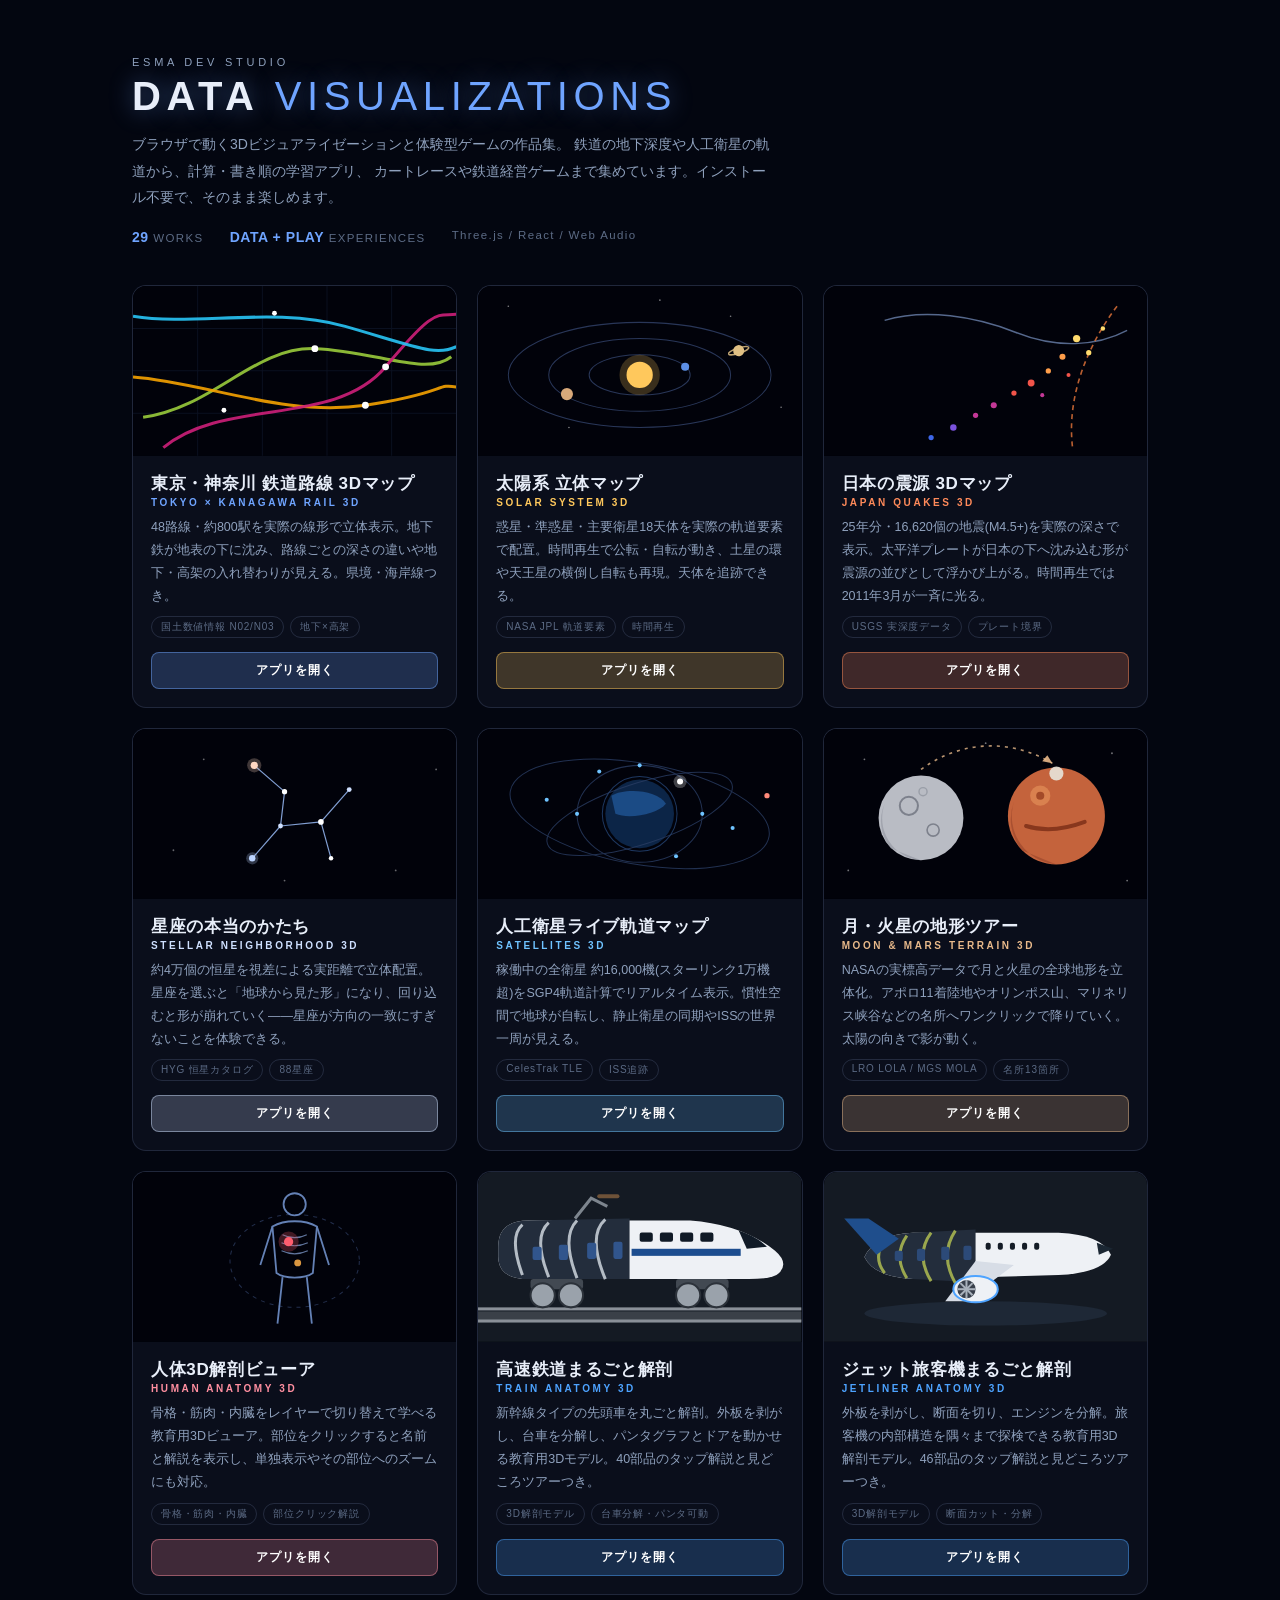
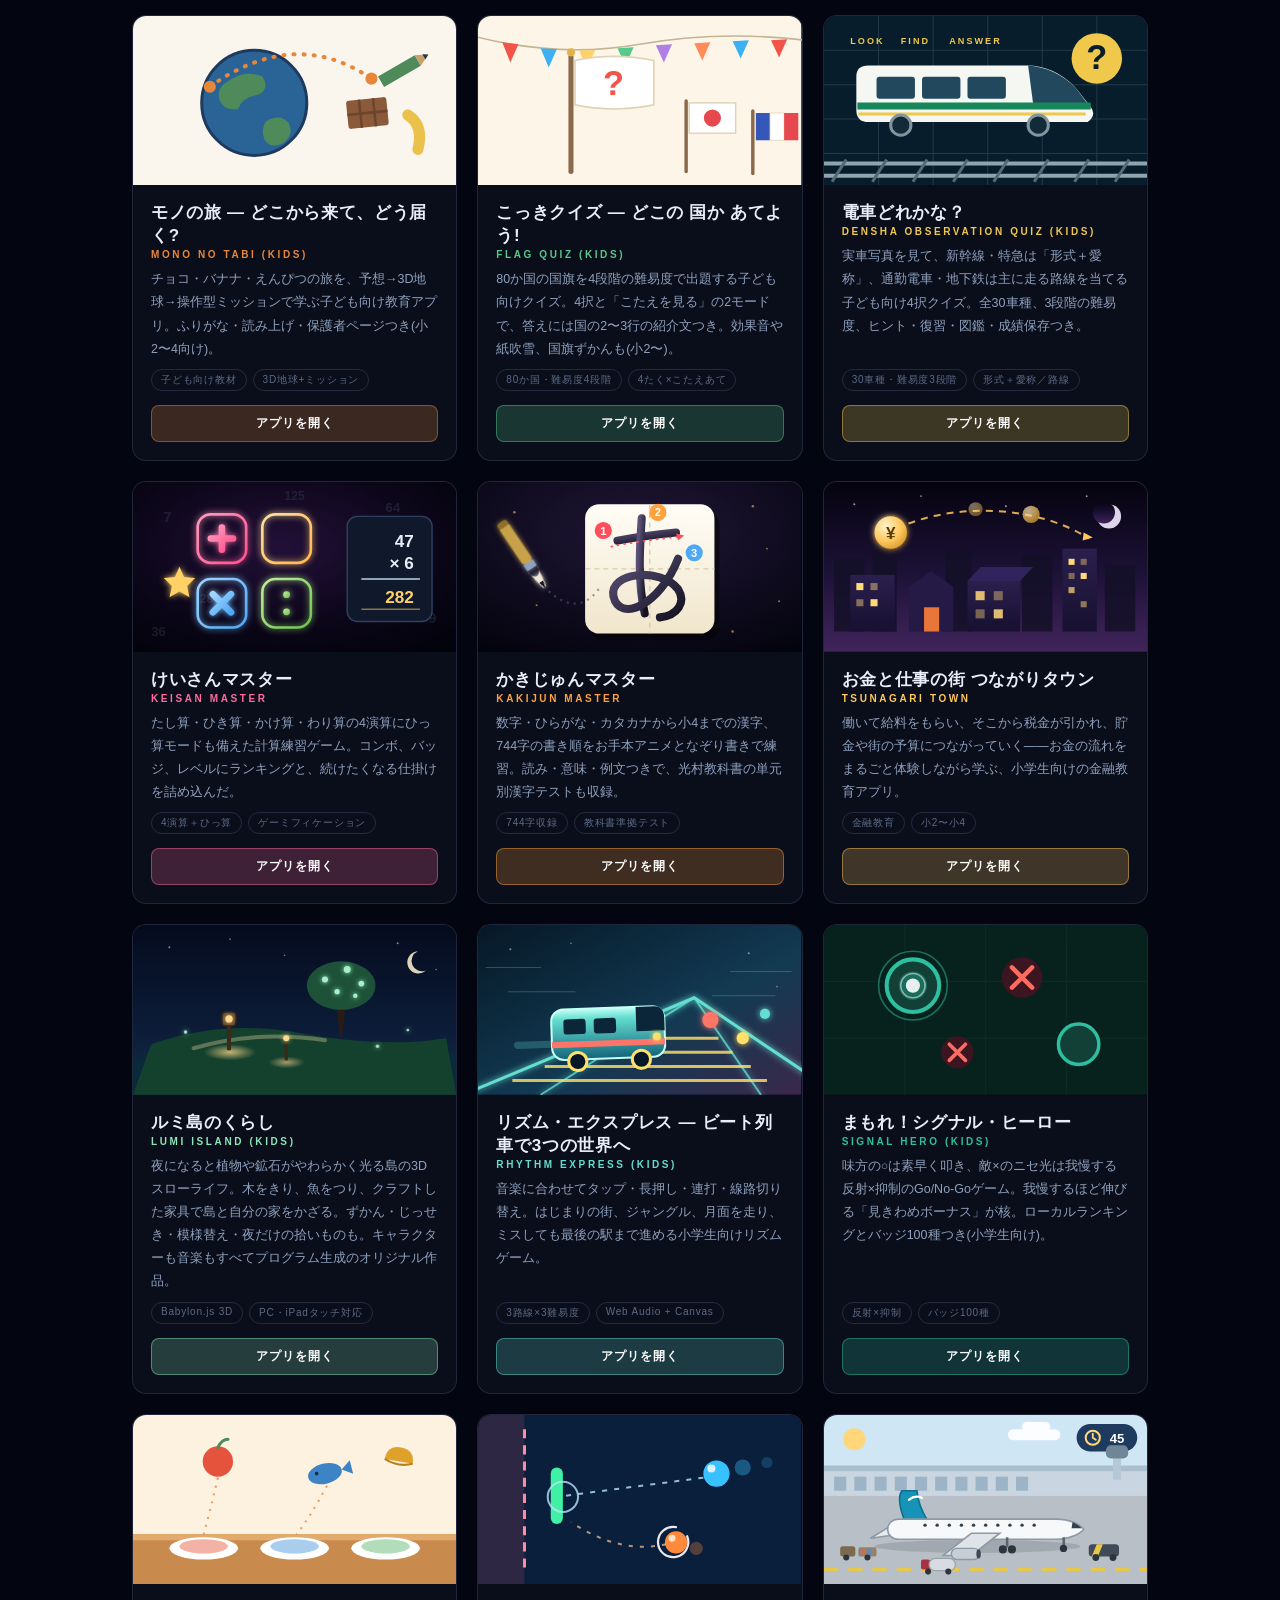
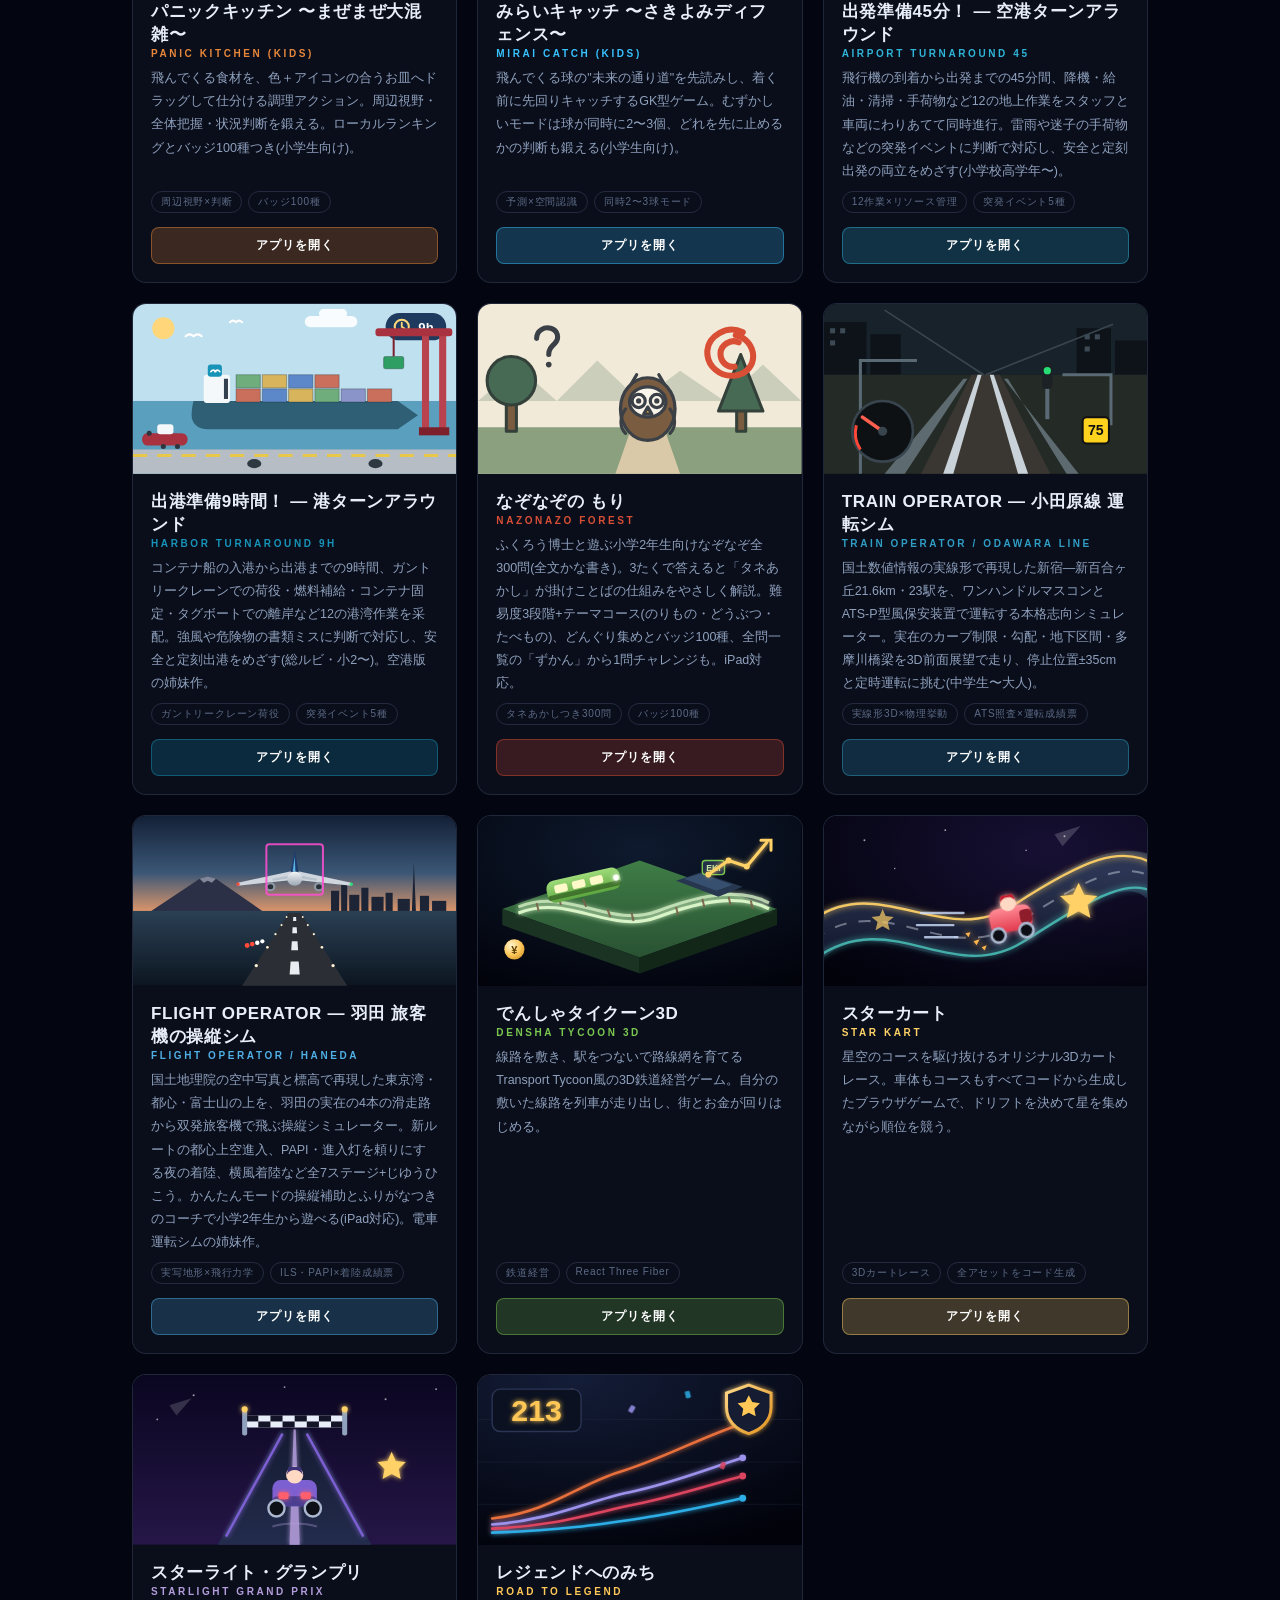
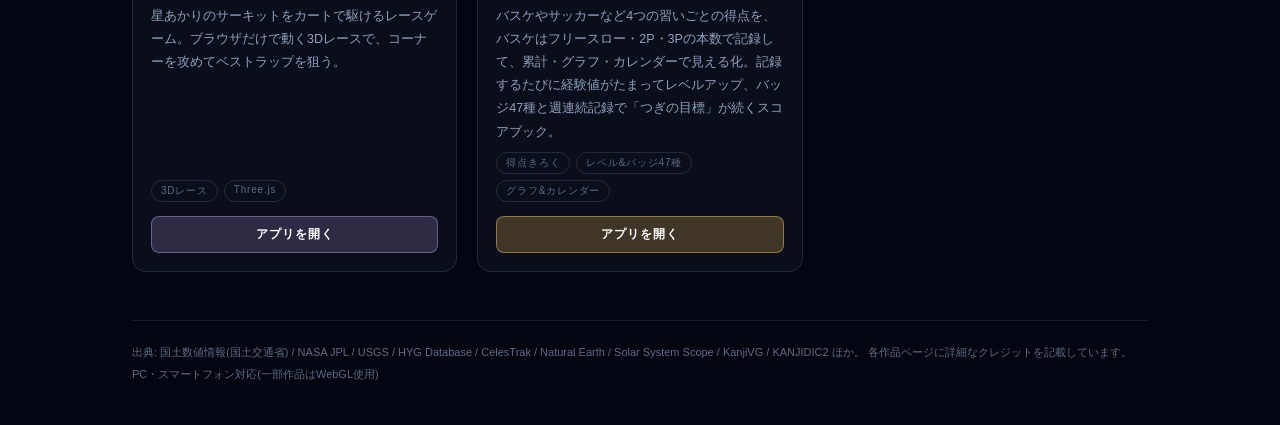
<file: index.html>
<!doctype html>
<html lang="ja">
<head>
<meta charset="UTF-8" />
<meta name="viewport" content="width=device-width, initial-scale=1.0" />
<title>ESMA DEV STUDIO — データビジュアライゼーション作品集</title>
<meta name="description" content="ブラウザで楽しめる3D作品と体験型ゲームの作品集。鉄道・宇宙・人体の立体表示に、学習アプリ「けいさんマスター」「かきじゅんマスター」「つながりタウン」「なぞなぞのもり」、スローライフ「ルミ島のくらし」、レース「スターカート」、経営「でんしゃタイクーン3D」、電車と旅客機の運転・操縦シミュレーター、得点記録「レジェンドへのみち」まで全29作品。" />
<link rel="icon" href='data:image/svg+xml,<svg xmlns="http://www.w3.org/2000/svg" viewBox="0 0 100 100"><text y="80" font-size="80">✦</text></svg>' />
<style>
  :root {
    --bg: #030610;
    --panel: rgba(12, 17, 30, 0.85);
    --panel-border: rgba(150, 170, 220, 0.16);
    --text: #e8eef9;
    --text-dim: #8fa1bd;
    --text-faint: #5c6b85;
    --accent: #6fa4ff;
  }
  * { margin: 0; padding: 0; box-sizing: border-box; }
  body {
    background:
      radial-gradient(1200px 600px at 80% -10%, rgba(60, 90, 160, 0.16), transparent 60%),
      radial-gradient(900px 500px at 10% 110%, rgba(90, 60, 160, 0.10), transparent 60%),
      var(--bg);
    color: var(--text);
    font-family: "Segoe UI", "Yu Gothic UI", "Hiragino Sans", "Noto Sans JP", Meiryo, sans-serif;
    -webkit-font-smoothing: antialiased;
    min-height: 100vh;
  }
  .wrap { max-width: 1060px; margin: 0 auto; padding: 56px 22px 40px; }

  /* ---------- ヘッダー ---------- */
  .eyebrow { font-size: 11px; letter-spacing: 0.34em; color: var(--text-dim); }
  h1 {
    margin-top: 6px;
    font-size: clamp(28px, 5vw, 40px);
    font-weight: 800;
    letter-spacing: 0.14em;
    text-shadow: 0 0 24px rgba(111, 164, 255, 0.45);
  }
  h1 .thin { font-weight: 300; color: var(--accent); }
  .lede {
    margin-top: 12px;
    max-width: 640px;
    font-size: 14px;
    line-height: 1.9;
    color: var(--text-dim);
  }
  .stats {
    display: flex; flex-wrap: wrap; gap: 10px 26px;
    margin-top: 18px; font-size: 11.5px; color: var(--text-faint);
    letter-spacing: 0.12em;
  }
  .stats b { color: var(--accent); font-size: 14px; letter-spacing: 0.04em; }

  /* ---------- カード ---------- */
  .grid {
    margin-top: 40px;
    display: grid;
    grid-template-columns: repeat(auto-fit, minmax(300px, 1fr));
    gap: 20px;
  }
  .card {
    position: relative;
    display: flex; flex-direction: column;
    background: var(--panel);
    border: 1px solid var(--panel-border);
    border-radius: 14px;
    overflow: hidden;
    color: inherit;
    transition: transform 0.18s ease, border-color 0.18s ease, box-shadow 0.18s ease;
  }
  .card:hover {
    transform: translateY(-4px);
    border-color: var(--card-accent, var(--accent));
    box-shadow: 0 14px 40px rgba(0, 0, 0, 0.5), 0 0 24px color-mix(in srgb, var(--card-accent, var(--accent)) 25%, transparent);
  }
  .thumb { display: block; width: 100%; aspect-ratio: 16 / 8.4; background: #01020a; }
  .card-body { padding: 16px 18px 18px; display: flex; flex-direction: column; gap: 8px; flex: 1; }
  .card h2 { font-size: 17px; font-weight: 800; letter-spacing: 0.04em; }
  .card h2 .en {
    display: block; margin-top: 2px;
    font-size: 10px; font-weight: 600; letter-spacing: 0.26em; color: var(--card-accent, var(--accent));
  }
  .card p { font-size: 12.5px; line-height: 1.85; color: var(--text-dim); flex: 1; }
  .tags { display: flex; flex-wrap: wrap; gap: 6px; }
  .tag {
    font-size: 10px; letter-spacing: 0.08em; color: var(--text-faint);
    border: 1px solid rgba(150, 170, 220, 0.18); border-radius: 999px; padding: 3px 9px;
  }
  .card-links { display: flex; gap: 10px; margin-top: 6px; }
  .btn {
    flex: 1; text-align: center; text-decoration: none;
    font-size: 12px; font-weight: 700; letter-spacing: 0.08em;
    padding: 9px 0; border-radius: 8px;
    color: #fff; background: color-mix(in srgb, var(--card-accent, var(--accent)) 22%, transparent);
    border: 1px solid color-mix(in srgb, var(--card-accent, var(--accent)) 45%, transparent);
    transition: background 0.15s;
  }
  .btn:hover { background: color-mix(in srgb, var(--card-accent, var(--accent)) 38%, transparent); }
  /* カード全体をアプリへのリンクにする(stretched-link) */
  .btn.primary::after { content: ""; position: absolute; inset: 0; }

  /* ---------- フッター ---------- */
  footer {
    margin-top: 48px; padding-top: 20px;
    border-top: 1px solid rgba(150, 170, 220, 0.12);
    font-size: 11px; line-height: 2; color: var(--text-faint);
  }
</style>
</head>
<body>
<div class="wrap">
  <header>
    <div class="eyebrow">ESMA DEV STUDIO</div>
    <h1>DATA <span class="thin">VISUALIZATIONS</span></h1>
    <p class="lede">
      ブラウザで動く3Dビジュアライゼーションと体験型ゲームの作品集。
      鉄道の地下深度や人工衛星の軌道から、計算・書き順の学習アプリ、
      カートレースや鉄道経営ゲームまで集めています。インストール不要で、そのまま楽しめます。
    </p>
    <div class="stats">
      <span><b>29</b> WORKS</span>
      <span><b>DATA + PLAY</b> EXPERIENCES</span>
      <span>Three.js / React / Web Audio</span>
    </div>
  </header>

  <main class="grid">

    <!-- 鉄道 -->
    <div class="card" style="--card-accent:#6fa4ff">
      <svg class="thumb" viewBox="0 0 320 168" xmlns="http://www.w3.org/2000/svg">
        <rect width="320" height="168" fill="#01020a"/>
        <g opacity="0.25" stroke="#2a3d63" stroke-width="1">
          <path d="M0 42 H320 M0 84 H320 M0 126 H320 M64 0 V168 M128 0 V168 M192 0 V168 M256 0 V168"/>
        </g>
        <path d="M10 130 C 80 120, 120 60, 180 62 S 290 90, 315 70" fill="none" stroke="#9acb3b" stroke-width="3" opacity="0.9"/>
        <path d="M0 90 C 70 95, 150 130, 230 118 S 300 96, 320 100" fill="none" stroke="#f5a200" stroke-width="3" opacity="0.9"/>
        <path d="M30 160 C 90 110, 200 140, 250 80 S 300 30, 320 28" fill="none" stroke="#ce2079" stroke-width="3" opacity="0.9"/>
        <path d="M0 30 C 60 40, 140 20, 210 40 S 300 70, 320 60" fill="none" stroke="#29c5f6" stroke-width="3" opacity="0.9"/>
        <g fill="#fff">
          <circle cx="180" cy="62" r="3.4"/><circle cx="230" cy="118" r="3.4"/><circle cx="250" cy="80" r="3.4"/><circle cx="90" cy="123" r="2.4"/><circle cx="140" cy="27" r="2.4"/>
        </g>
      </svg>
      <div class="card-body">
        <h2>東京・神奈川 鉄道路線 3Dマップ<span class="en">TOKYO × KANAGAWA RAIL 3D</span></h2>
        <p>48路線・約800駅を実際の線形で立体表示。地下鉄が地表の下に沈み、路線ごとの深さの違いや地下・高架の入れ替わりが見える。県境・海岸線つき。</p>
        <div class="tags"><span class="tag">国土数値情報 N02/N03</span><span class="tag">地下×高架</span></div>
        <div class="card-links">
          <a class="btn primary" href="https://esma-dev-studio.github.io/tokyo-kanagawa-rail-3d/">アプリを開く</a>        </div>
      </div>
    </div>

    <!-- 太陽系 -->
    <div class="card" style="--card-accent:#ffc85c">
      <svg class="thumb" viewBox="0 0 320 168" xmlns="http://www.w3.org/2000/svg">
        <rect width="320" height="168" fill="#01020a"/>
        <g fill="#fff" opacity="0.5">
          <circle cx="30" cy="20" r="0.8"/><circle cx="90" cy="140" r="0.8"/><circle cx="250" cy="30" r="0.8"/><circle cx="300" cy="120" r="0.8"/><circle cx="180" cy="14" r="0.8"/>
        </g>
        <g fill="none" stroke="#3a4d7a" opacity="0.7">
          <ellipse cx="160" cy="88" rx="50" ry="20"/>
          <ellipse cx="160" cy="88" rx="90" ry="36"/>
          <ellipse cx="160" cy="88" rx="130" ry="52"/>
        </g>
        <circle cx="160" cy="88" r="13" fill="#ffc85c"/>
        <circle cx="160" cy="88" r="20" fill="#ffc85c" opacity="0.22"/>
        <circle cx="205" cy="80" r="4" fill="#5c8fe6"/>
        <circle cx="88" cy="107" r="6" fill="#d8a97a"/>
        <g transform="translate(258,64) rotate(-18)">
          <circle r="5.5" fill="#e0c084"/>
          <ellipse rx="10.5" ry="2.6" fill="none" stroke="#e0c084" stroke-width="1.4" opacity="0.85"/>
        </g>
      </svg>
      <div class="card-body">
        <h2>太陽系 立体マップ<span class="en">SOLAR SYSTEM 3D</span></h2>
        <p>惑星・準惑星・主要衛星18天体を実際の軌道要素で配置。時間再生で公転・自転が動き、土星の環や天王星の横倒し自転も再現。天体を追跡できる。</p>
        <div class="tags"><span class="tag">NASA JPL 軌道要素</span><span class="tag">時間再生</span></div>
        <div class="card-links">
          <a class="btn primary" href="https://esma-dev-studio.github.io/solar-system-3d/">アプリを開く</a>        </div>
      </div>
    </div>

    <!-- 震源 -->
    <div class="card" style="--card-accent:#ff8a5a">
      <svg class="thumb" viewBox="0 0 320 168" xmlns="http://www.w3.org/2000/svg">
        <rect width="320" height="168" fill="#01020a"/>
        <path d="M60 34 C 100 22, 150 30, 190 46 S 270 60, 300 44" fill="none" stroke="#7a93c4" stroke-width="1.4" opacity="0.7"/>
        <path d="M290 20 C 260 60, 240 110, 246 160" fill="none" stroke="#e8763a" stroke-width="1.6" opacity="0.8" stroke-dasharray="5 4"/>
        <g>
          <circle cx="250" cy="52" r="3.6" fill="#ffdb6e"/><circle cx="262" cy="66" r="2.6" fill="#ffdb6e"/>
          <circle cx="236" cy="70" r="3" fill="#ff9e4a"/><circle cx="222" cy="84" r="2.6" fill="#ff9e4a"/>
          <circle cx="205" cy="96" r="3.4" fill="#f2544a"/><circle cx="188" cy="106" r="2.6" fill="#f2544a"/>
          <circle cx="168" cy="118" r="3" fill="#c43897"/><circle cx="150" cy="128" r="2.6" fill="#c43897"/>
          <circle cx="128" cy="140" r="3.2" fill="#7a52dc"/><circle cx="106" cy="150" r="2.6" fill="#3d66e8"/>
          <circle cx="276" cy="42" r="2.2" fill="#ffdb6e"/><circle cx="216" cy="108" r="2" fill="#c43897"/><circle cx="242" cy="88" r="2" fill="#f2544a"/>
        </g>
      </svg>
      <div class="card-body">
        <h2>日本の震源 3Dマップ<span class="en">JAPAN QUAKES 3D</span></h2>
        <p>25年分・16,620個の地震(M4.5+)を実際の深さで表示。太平洋プレートが日本の下へ沈み込む形が震源の並びとして浮かび上がる。時間再生では2011年3月が一斉に光る。</p>
        <div class="tags"><span class="tag">USGS 実深度データ</span><span class="tag">プレート境界</span></div>
        <div class="card-links">
          <a class="btn primary" href="https://esma-dev-studio.github.io/japan-quakes-3d/">アプリを開く</a>        </div>
      </div>
    </div>

    <!-- 星座 -->
    <div class="card" style="--card-accent:#cfe0ff">
      <svg class="thumb" viewBox="0 0 320 168" xmlns="http://www.w3.org/2000/svg">
        <rect width="320" height="168" fill="#01020a"/>
        <g fill="#fff" opacity="0.4">
          <circle cx="40" cy="120" r="0.9"/><circle cx="70" cy="30" r="0.9"/><circle cx="260" cy="140" r="0.9"/><circle cx="300" cy="40" r="0.9"/><circle cx="150" cy="150" r="0.9"/>
        </g>
        <g stroke="#8fb0e8" stroke-width="1.2" opacity="0.9" fill="none">
          <path d="M120 36 L150 62 L146 96 L118 128 M146 96 L186 92 L214 60 M186 92 L196 128"/>
        </g>
        <g>
          <circle cx="120" cy="36" r="3.6" fill="#ffd9c4"/>
          <circle cx="150" cy="62" r="2.6" fill="#fff"/>
          <circle cx="146" cy="96" r="2.4" fill="#cfe0ff"/>
          <circle cx="118" cy="128" r="3.2" fill="#bcd4ff"/>
          <circle cx="186" cy="92" r="2.8" fill="#fff"/>
          <circle cx="214" cy="60" r="2.4" fill="#cfe0ff"/>
          <circle cx="196" cy="128" r="2.2" fill="#fff"/>
        </g>
        <circle cx="120" cy="36" r="7" fill="#ffd9c4" opacity="0.25"/>
        <circle cx="118" cy="128" r="6" fill="#bcd4ff" opacity="0.25"/>
      </svg>
      <div class="card-body">
        <h2>星座の本当のかたち<span class="en">STELLAR NEIGHBORHOOD 3D</span></h2>
        <p>約4万個の恒星を視差による実距離で立体配置。星座を選ぶと「地球から見た形」になり、回り込むと形が崩れていく——星座が方向の一致にすぎないことを体験できる。</p>
        <div class="tags"><span class="tag">HYG 恒星カタログ</span><span class="tag">88星座</span></div>
        <div class="card-links">
          <a class="btn primary" href="https://esma-dev-studio.github.io/constellations-3d/">アプリを開く</a>        </div>
      </div>
    </div>

    <!-- 人工衛星 -->
    <div class="card" style="--card-accent:#6fc3ff">
      <svg class="thumb" viewBox="0 0 320 168" xmlns="http://www.w3.org/2000/svg">
        <rect width="320" height="168" fill="#01020a"/>
        <circle cx="160" cy="84" r="34" fill="#0c2547"/>
        <path d="M132 66 C 145 58, 178 60, 186 74 C 178 84, 150 90, 136 84 Z" fill="#1d4f8c" opacity="0.9"/>
        <circle cx="160" cy="84" r="37" fill="none" stroke="#3b6fb8" opacity="0.5"/>
        <g fill="none" stroke="#2a3d63" opacity="0.8">
          <ellipse cx="160" cy="84" rx="62" ry="48"/>
          <ellipse cx="160" cy="84" rx="96" ry="30" transform="rotate(-18 160 84)"/>
          <ellipse cx="160" cy="84" rx="130" ry="50" transform="rotate(10 160 84)"/>
        </g>
        <g fill="#6fc3ff">
          <circle cx="160" cy="36" r="2"/><circle cx="222" cy="84" r="2"/><circle cx="98" cy="84" r="2"/>
          <circle cx="68" cy="70" r="2"/><circle cx="252" cy="98" r="2"/><circle cx="196" cy="126" r="2"/><circle cx="120" cy="42" r="2"/>
        </g>
        <circle cx="286" cy="66" r="2.6" fill="#ff8a7a"/>
        <circle cx="200" cy="52" r="3" fill="#fff"/>
        <circle cx="200" cy="52" r="6.5" fill="#fff" opacity="0.25"/>
      </svg>
      <div class="card-body">
        <h2>人工衛星ライブ軌道マップ<span class="en">SATELLITES 3D</span></h2>
        <p>稼働中の全衛星 約16,000機(スターリンク1万機超)をSGP4軌道計算でリアルタイム表示。慣性空間で地球が自転し、静止衛星の同期やISSの世界一周が見える。</p>
        <div class="tags"><span class="tag">CelesTrak TLE</span><span class="tag">ISS追跡</span></div>
        <div class="card-links">
          <a class="btn primary" href="https://esma-dev-studio.github.io/satellites-3d/">アプリを開く</a>        </div>
      </div>
    </div>

    <!-- 月・火星地形 -->
    <div class="card" style="--card-accent:#e8b98a">
      <svg class="thumb" viewBox="0 0 320 168" xmlns="http://www.w3.org/2000/svg">
        <rect width="320" height="168" fill="#01020a"/>
        <g fill="#fff" opacity="0.45">
          <circle cx="40" cy="30" r="0.9"/><circle cx="285" cy="24" r="0.9"/><circle cx="160" cy="14" r="0.9"/><circle cx="300" cy="150" r="0.9"/><circle cx="24" cy="140" r="0.9"/>
        </g>
        <!-- 月 -->
        <circle cx="96" cy="88" r="42" fill="#b9bcc4"/>
        <path d="M60 74 A42 42 0 0 0 66 118 L 96 130 A42 42 0 0 1 60 74 Z" fill="#8f939d" opacity="0.55"/>
        <circle cx="84" cy="76" r="9" fill="none" stroke="#7d818c" stroke-width="2"/>
        <circle cx="108" cy="100" r="6" fill="none" stroke="#7d818c" stroke-width="1.6"/>
        <circle cx="98" cy="62" r="4" fill="none" stroke="#83879291" stroke-width="1.4"/>
        <!-- 火星 -->
        <circle cx="230" cy="86" r="48" fill="#c4633c"/>
        <path d="M188 72 A48 48 0 0 0 196 120 L 230 134 A48 48 0 0 1 188 72 Z" fill="#8f3f26" opacity="0.5"/>
        <path d="M200 96 Q 226 104 258 92" fill="none" stroke="#7e3018" stroke-width="4" stroke-linecap="round" opacity="0.85"/>
        <circle cx="214" cy="66" r="10" fill="#d9814f"/>
        <circle cx="214" cy="66" r="4" fill="#a34a28"/>
        <circle cx="230" cy="44" r="7" fill="#e8e4da" opacity="0.9"/>
        <!-- 飛行アーク -->
        <path d="M96 40 C 140 8, 190 12, 226 34" fill="none" stroke="#e8b98a" stroke-width="1.6" stroke-dasharray="3 5" opacity="0.8"/>
        <polygon points="226,34 216,32 221,26" fill="#e8b98a" opacity="0.9"/>
      </svg>
      <div class="card-body">
        <h2>月・火星の地形ツアー<span class="en">MOON & MARS TERRAIN 3D</span></h2>
        <p>NASAの実標高データで月と火星の全球地形を立体化。アポロ11着陸地やオリンポス山、マリネリス峡谷などの名所へワンクリックで降りていく。太陽の向きで影が動く。</p>
        <div class="tags"><span class="tag">LRO LOLA / MGS MOLA</span><span class="tag">名所13箇所</span></div>
        <div class="card-links">
          <a class="btn primary" href="https://esma-dev-studio.github.io/planet-terrain-3d/">アプリを開く</a>
        </div>
      </div>
    </div>

    <!-- 人体 -->
    <div class="card" style="--card-accent:#ff8fa0">
      <svg class="thumb" viewBox="0 0 320 168" xmlns="http://www.w3.org/2000/svg">
        <rect width="320" height="168" fill="#01020a"/>
        <ellipse cx="160" cy="88" rx="64" ry="46" fill="none" stroke="#3a4d7a" opacity="0.6" stroke-dasharray="4 5"/>
        <g fill="none" stroke="#6f8fc8" stroke-width="1.8" opacity="0.9">
          <circle cx="160" cy="32" r="11"/>
          <path d="M138 54 C 150 47, 170 47, 182 54 L 178 100 C 170 106, 150 106, 142 100 Z"/>
          <path d="M138 54 L 126 92 M182 54 L 194 92"/>
          <path d="M148 104 L 143 150 M172 104 L 177 150"/>
        </g>
        <g fill="none" stroke="#8aa8dd" stroke-width="1.1" opacity="0.7">
          <path d="M148 62 Q 160 68 172 62"/>
          <path d="M147 70 Q 160 76 173 70"/>
          <path d="M147 78 Q 160 84 173 78"/>
        </g>
        <circle cx="154" cy="69" r="4.6" fill="#ff5d6e"/>
        <circle cx="154" cy="69" r="10" fill="#ff5d6e" opacity="0.25"/>
        <circle cx="163" cy="90" r="3.4" fill="#ffb14a" opacity="0.85"/>
      </svg>
      <div class="card-body">
        <h2>人体3D解剖ビューア<span class="en">HUMAN ANATOMY 3D</span></h2>
        <p>骨格・筋肉・内臓をレイヤーで切り替えて学べる教育用3Dビューア。部位をクリックすると名前と解説を表示し、単独表示やその部位へのズームにも対応。</p>
        <div class="tags"><span class="tag">骨格・筋肉・内臓</span><span class="tag">部位クリック解説</span></div>
        <div class="card-links">
          <a class="btn primary" href="https://esma-dev-studio.github.io/anatomy-3d-viewer/">アプリを開く</a>        </div>
      </div>
    </div>

    <!-- 高速鉄道まるごと解剖 -->
    <div class="card" style="--card-accent:#4da3ff">
      <svg class="thumb" viewBox="0 0 320 168" xmlns="http://www.w3.org/2000/svg">
        <rect width="320" height="168" fill="#141a23"/>
        <!-- 線路 -->
        <rect x="0" y="138" width="320" height="10" fill="#3a4048"/>
        <rect x="0" y="134" width="320" height="3" fill="#8a9098"/>
        <rect x="0" y="146" width="320" height="3" fill="#8a9098"/>
        <!-- 車体(前半カットで内部) -->
        <path d="M20 74 q0 -26 30 -26 L210 48 q52 4 84 30 q14 12 4 22 q-6 6 -30 6 L50 106 q-30 0 -30 -22 Z" fill="#eef1f5"/>
        <path d="M20 74 q0 -26 30 -26 L150 46 L150 106 L50 106 q-30 0 -30 -22 Z" fill="#232d3c"/>
        <!-- 骨組み -->
        <g stroke="#b4bcc5" stroke-width="3" fill="none">
          <path d="M44 52 q-14 12 0 50"/>
          <path d="M70 50 q-16 14 0 54"/>
          <path d="M98 48 q-16 16 0 57"/>
          <path d="M126 47 q-18 16 0 59"/>
        </g>
        <!-- 座席 -->
        <g fill="#31558c">
          <rect x="54" y="74" width="9" height="13" rx="2"/>
          <rect x="80" y="72" width="9" height="15" rx="2"/>
          <rect x="108" y="70" width="9" height="16" rx="2"/>
          <rect x="134" y="69" width="9" height="17" rx="2"/>
        </g>
        <!-- 青帯・窓・運転台 -->
        <rect x="152" y="76" width="108" height="7" fill="#1c4d8f"/>
        <g fill="#101a26">
          <rect x="160" y="60" width="13" height="9" rx="2"/>
          <rect x="180" y="60" width="13" height="9" rx="2"/>
          <rect x="200" y="60" width="13" height="9" rx="2"/>
          <rect x="220" y="60" width="13" height="9" rx="2"/>
        </g>
        <path d="M258 58 q18 6 28 16 l-20 2 Z" fill="#101a26"/>
        <!-- パンタグラフ -->
        <g stroke="#7d858e" stroke-width="3" fill="none">
          <path d="M96 46 L112 26 L128 34"/>
        </g>
        <rect x="118" y="22" width="22" height="4" rx="2" fill="#6e5238"/>
        <!-- 台車 -->
        <g fill="#424952">
          <rect x="52" y="106" width="52" height="10" rx="3"/>
          <rect x="196" y="106" width="52" height="10" rx="3"/>
        </g>
        <g fill="#9aa2ab" stroke="#2c323a" stroke-width="2">
          <circle cx="64" cy="122" r="12"/>
          <circle cx="92" cy="122" r="12"/>
          <circle cx="208" cy="122" r="12"/>
          <circle cx="236" cy="122" r="12"/>
        </g>
      </svg>
      <div class="card-body">
        <h2>高速鉄道まるごと解剖<span class="en">TRAIN ANATOMY 3D</span></h2>
        <p>新幹線タイプの先頭車を丸ごと解剖。外板を剥がし、台車を分解し、パンタグラフとドアを動かせる教育用3Dモデル。40部品のタップ解説と見どころツアーつき。</p>
        <div class="tags"><span class="tag">3D解剖モデル</span><span class="tag">台車分解・パンタ可動</span></div>
        <div class="card-links">
          <a class="btn primary" href="https://esma-dev-studio.github.io/train-anatomy-3d/">アプリを開く</a>
        </div>
      </div>
    </div>

    <!-- ジェット旅客機まるごと解剖 -->
    <div class="card" style="--card-accent:#4da3ff">
      <svg class="thumb" viewBox="0 0 320 168" xmlns="http://www.w3.org/2000/svg">
        <rect width="320" height="168" fill="#141a23"/>
        <ellipse cx="160" cy="140" rx="120" ry="12" fill="#1e2836"/>
        <!-- 胴体(後半は外板・前半はカットして内部) -->
        <path d="M40 84 q10 -22 48 -24 L232 60 q44 2 52 22 q-8 18 -52 20 L88 106 q-38 -2 -48 -22 Z" fill="#eef1f5"/>
        <path d="M40 84 q10 -22 48 -24 L150 57 L150 109 L88 106 q-38 -2 -48 -22 Z" fill="#232d3c"/>
        <!-- フレーム(黄緑の骨) -->
        <g stroke="#9aa74e" stroke-width="3" fill="none">
          <path d="M60 68 q-12 16 0 32"/>
          <path d="M82 63 q-14 20 0 42"/>
          <path d="M106 60 q-16 22 0 48"/>
          <path d="M130 58 q-16 24 0 52"/>
        </g>
        <!-- 座席 -->
        <g fill="#2c4a78">
          <rect x="70" y="78" width="8" height="10" rx="2"/>
          <rect x="92" y="76" width="8" height="12" rx="2"/>
          <rect x="116" y="74" width="8" height="13" rx="2"/>
          <rect x="138" y="73" width="8" height="14" rx="2"/>
        </g>
        <!-- コックピット窓・客室窓 -->
        <path d="M270 70 l16 6 l-14 6 Z" fill="#1b2733"/>
        <g fill="#141c26">
          <rect x="160" y="70" width="5" height="7" rx="2"/>
          <rect x="172" y="70" width="5" height="7" rx="2"/>
          <rect x="184" y="70" width="5" height="7" rx="2"/>
          <rect x="196" y="70" width="5" height="7" rx="2"/>
          <rect x="208" y="70" width="5" height="7" rx="2"/>
        </g>
        <!-- 尾翼 -->
        <path d="M52 82 L20 46 L44 46 L74 66 Z" fill="#1f4e8c"/>
        <!-- 主翼+エンジン -->
        <path d="M150 88 L120 128 L140 128 L188 92 Z" fill="#d7dde6"/>
        <ellipse cx="150" cy="116" rx="22" ry="13" fill="#eef1f5" stroke="#4da3ff" stroke-width="2"/>
        <circle cx="141" cy="116" r="9" fill="#39404b"/>
        <g stroke="#aab2bc" stroke-width="2">
          <line x1="141" y1="107" x2="141" y2="125"/>
          <line x1="132" y1="116" x2="150" y2="116"/>
          <line x1="135" y1="110" x2="147" y2="122"/>
          <line x1="147" y1="110" x2="135" y2="122"/>
        </g>
      </svg>
      <div class="card-body">
        <h2>ジェット旅客機まるごと解剖<span class="en">JETLINER ANATOMY 3D</span></h2>
        <p>外板を剥がし、断面を切り、エンジンを分解。旅客機の内部構造を隅々まで探検できる教育用3D解剖モデル。46部品のタップ解説と見どころツアーつき。</p>
        <div class="tags"><span class="tag">3D解剖モデル</span><span class="tag">断面カット・分解</span></div>
        <div class="card-links">
          <a class="btn primary" href="https://esma-dev-studio.github.io/aircraft-anatomy-3d/">アプリを開く</a>
        </div>
      </div>
    </div>

    <!-- モノの旅 -->
    <div class="card" style="--card-accent:#e8873a">
      <svg class="thumb" viewBox="0 0 320 168" xmlns="http://www.w3.org/2000/svg">
        <rect width="320" height="168" fill="#faf6ee"/>
        <circle cx="120" cy="86" r="52" fill="#2a6496"/>
        <path d="M92 66 q18 -14 36 -6 q8 12 -4 18 q-16 2 -20 14 q-14 2 -18 -8 q-4 -12 6 -18 Z" fill="#4f8a5b"/>
        <path d="M132 104 q14 -8 22 2 q6 12 -6 20 q-12 6 -18 -4 q-4 -10 2 -18 Z" fill="#4f8a5b"/>
        <circle cx="120" cy="86" r="52" fill="none" stroke="#1f3a5f" stroke-width="3"/>
        <path d="M76 70 Q 160 10 236 62" fill="none" stroke="#e8873a" stroke-width="4" stroke-linecap="round" stroke-dasharray="1 9"/>
        <circle cx="76" cy="70" r="6" fill="#e8873a"/>
        <circle cx="236" cy="62" r="6" fill="#e8873a"/>
        <g transform="translate(232,96) rotate(-6)">
          <rect x="-20" y="-14" width="40" height="28" rx="3" fill="#8a5a3b"/>
          <line x1="-7" y1="-14" x2="-7" y2="14" stroke="#6d452c" stroke-width="2.5"/>
          <line x1="7" y1="-14" x2="7" y2="14" stroke="#6d452c" stroke-width="2.5"/>
          <line x1="-20" y1="0" x2="20" y2="0" stroke="#6d452c" stroke-width="2.5"/>
        </g>
        <g transform="translate(280,120)">
          <path d="M-8 -22 q16 10 10 34" fill="none" stroke="#e9c14b" stroke-width="11" stroke-linecap="round"/>
        </g>
        <g transform="translate(268,52) rotate(-30)">
          <rect x="-26" y="-6" width="42" height="12" fill="#4f8a5b"/>
          <path d="M16 -6 L28 0 L16 6 Z" fill="#c9a06a"/>
          <path d="M23 -3 L28 0 L23 3 Z" fill="#22384f"/>
        </g>
      </svg>
      <div class="card-body">
        <h2>モノの旅 ― どこから来て、どう届く?<span class="en">MONO NO TABI (KIDS)</span></h2>
        <p>チョコ・バナナ・えんぴつの旅を、予想→3D地球→操作型ミッションで学ぶ子ども向け教育アプリ。ふりがな・読み上げ・保護者ページつき(小2〜4向け)。</p>
        <div class="tags"><span class="tag">子ども向け教材</span><span class="tag">3D地球+ミッション</span></div>
        <div class="card-links">
          <a class="btn primary" href="https://esma-dev-studio.github.io/mono-no-tabi/">アプリを開く</a>
        </div>
      </div>
    </div>

    <!-- こっきクイズ -->
    <div class="card" style="--card-accent:#57c98a">
      <svg class="thumb" viewBox="0 0 320 168" xmlns="http://www.w3.org/2000/svg">
        <rect width="320" height="168" fill="#fdf6e8"/>
        <!-- 万国旗ガーランド -->
        <path d="M-4 20 Q 80 42 160 28 T 324 24" fill="none" stroke="#c4b494" stroke-width="1.6"/>
        <g>
          <polygon points="24,26 40,28 32,46" fill="#f2544a"/>
          <polygon points="62,32 78,33 70,51" fill="#3bb0f2"/>
          <polygon points="100,34 116,34 108,52" fill="#ffd166"/>
          <polygon points="138,32 154,31 146,49" fill="#57c98a"/>
          <polygon points="176,29 192,28 184,46" fill="#b07fe6"/>
          <polygon points="214,27 230,26 222,44" fill="#ff8a5a"/>
          <polygon points="252,25 268,24 260,42" fill="#3bb0f2"/>
          <polygon points="290,24 306,23 298,41" fill="#f2544a"/>
        </g>
        <!-- 大きな旗: はてな -->
        <g transform="translate(92,96)">
          <line x1="0" y1="-56" x2="0" y2="58" stroke="#8a6a4a" stroke-width="5" stroke-linecap="round"/>
          <circle cx="0" cy="-60" r="4" fill="#e2b34a"/>
          <path d="M4 -52 Q 42 -60 82 -52 L 82 -8 Q 42 0 4 -8 Z" fill="#ffffff" stroke="#e0d2b6" stroke-width="1.6"/>
          <text x="42" y="-18" font-size="34" font-weight="800" text-anchor="middle" fill="#f2544a" font-family="Segoe UI, sans-serif">?</text>
        </g>
        <!-- 日の丸 -->
        <g transform="translate(206,122)">
          <line x1="0" y1="-38" x2="0" y2="32" stroke="#8a6a4a" stroke-width="3.4" stroke-linecap="round"/>
          <rect x="3" y="-36" width="46" height="30" fill="#ffffff" stroke="#e0d2b6" stroke-width="1.4"/>
          <circle cx="26" cy="-21" r="8.5" fill="#e6484d"/>
        </g>
        <!-- 三色旗 -->
        <g transform="translate(272,128)">
          <line x1="0" y1="-34" x2="0" y2="28" stroke="#8a6a4a" stroke-width="3.4" stroke-linecap="round"/>
          <rect x="3" y="-32" width="14" height="27" fill="#3557b7"/>
          <rect x="17" y="-32" width="14" height="27" fill="#ffffff" stroke="#e0d2b6" stroke-width="0.8"/>
          <rect x="31" y="-32" width="14" height="27" fill="#e6484d"/>
        </g>
      </svg>
      <div class="card-body">
        <h2>こっきクイズ ― どこの 国か あてよう!<span class="en">FLAG QUIZ (KIDS)</span></h2>
        <p>80か国の国旗を4段階の難易度で出題する子ども向けクイズ。4択と「こたえを見る」の2モードで、答えには国の2〜3行の紹介文つき。効果音や紙吹雪、国旗ずかんも(小2〜)。</p>
        <div class="tags"><span class="tag">80か国・難易度4段階</span><span class="tag">4たく×こたえあて</span></div>
        <div class="card-links">
          <a class="btn primary" href="https://esma-dev-studio.github.io/flag-quiz/">アプリを開く</a>
        </div>
      </div>
    </div>

    <!-- 電車どれかな？ -->
    <div class="card" style="--card-accent:#f0c84b">
      <svg class="thumb" viewBox="0 0 320 168" xmlns="http://www.w3.org/2000/svg">
        <rect width="320" height="168" fill="#071d2b"/>
        <g opacity="0.28" stroke="#6a8794" stroke-width="1">
          <path d="M0 34 H320 M0 68 H320 M0 102 H320 M0 136 H320"/>
          <path d="M54 0 V168 M108 0 V168 M162 0 V168 M216 0 V168 M270 0 V168"/>
        </g>
        <!-- 線路 -->
        <path d="M0 146 H320" stroke="#8fa5ad" stroke-width="4"/>
        <path d="M0 158 H320" stroke="#8fa5ad" stroke-width="4"/>
        <g stroke="#526b76" stroke-width="3">
          <path d="M22 142 L8 164 M62 142 L48 164 M102 142 L88 164 M142 142 L128 164 M182 142 L168 164 M222 142 L208 164 M262 142 L248 164 M302 142 L288 164"/>
        </g>
        <!-- 電車 -->
        <g transform="translate(24 42)">
          <path d="M8 18 Q8 7 20 7 H177 Q204 7 225 29 L240 48 Q246 56 237 63 H20 Q8 63 8 51 Z" fill="#f4f7f2"/>
          <path d="M178 7 Q205 9 225 29 L237 45 H183 Z" fill="#22485d"/>
          <rect x="28" y="18" width="38" height="22" rx="3" fill="#22485d"/>
          <rect x="73" y="18" width="38" height="22" rx="3" fill="#22485d"/>
          <rect x="118" y="18" width="38" height="22" rx="3" fill="#22485d"/>
          <path d="M9 47 H240" stroke="#17875b" stroke-width="7"/>
          <path d="M10 55 H235" stroke="#f0c84b" stroke-width="3"/>
          <circle cx="52" cy="66" r="10" fill="#132b38" stroke="#81959d" stroke-width="3"/>
          <circle cx="188" cy="66" r="10" fill="#132b38" stroke="#81959d" stroke-width="3"/>
        </g>
        <!-- クイズ記号 -->
        <g transform="translate(270 42)">
          <circle r="25" fill="#f0c84b"/>
          <text x="0" y="10" font-size="34" font-weight="900" text-anchor="middle" fill="#071d2b" font-family="Segoe UI, sans-serif">?</text>
        </g>
        <g fill="#f0c84b" font-family="Segoe UI, sans-serif" font-size="9" font-weight="700" letter-spacing="2">
          <text x="26" y="28">LOOK</text>
          <text x="76" y="28">FIND</text>
          <text x="124" y="28">ANSWER</text>
        </g>
      </svg>
      <div class="card-body">
        <h2>電車どれかな？<span class="en">DENSHA OBSERVATION QUIZ (KIDS)</span></h2>
        <p>実車写真を見て、新幹線・特急は「形式＋愛称」、通勤電車・地下鉄は主に走る路線を当てる子ども向け4択クイズ。全30車種、3段階の難易度、ヒント・復習・図鑑・成績保存つき。</p>
        <div class="tags"><span class="tag">30車種・難易度3段階</span><span class="tag">形式＋愛称／路線</span></div>
        <div class="card-links">
          <a class="btn primary" href="https://esma-dev-studio.github.io/densha-dorekana/">アプリを開く</a>
        </div>
      </div>
    </div>

    <!-- けいさんマスター -->
    <div class="card" style="--card-accent:#ff6b9d">
      <svg class="thumb" viewBox="0 0 320 168" xmlns="http://www.w3.org/2000/svg">
        <defs>
          <radialGradient id="kz-bg" cx="45%" cy="38%" r="80%">
            <stop offset="0%" stop-color="#221038"/><stop offset="60%" stop-color="#0b0618"/><stop offset="100%" stop-color="#01020a"/>
          </radialGradient>
          <linearGradient id="kz-pk" x1="0" y1="0" x2="1" y2="1">
            <stop offset="0%" stop-color="#ff9dbf"/><stop offset="100%" stop-color="#ff4f8b"/>
          </linearGradient>
          <linearGradient id="kz-gd" x1="0" y1="0" x2="1" y2="1">
            <stop offset="0%" stop-color="#ffe29e"/><stop offset="100%" stop-color="#ffb54d"/>
          </linearGradient>
          <linearGradient id="kz-bl" x1="0" y1="0" x2="1" y2="1">
            <stop offset="0%" stop-color="#9fd6ff"/><stop offset="100%" stop-color="#4fa8f5"/>
          </linearGradient>
          <linearGradient id="kz-gr" x1="0" y1="0" x2="1" y2="1">
            <stop offset="0%" stop-color="#c0f09a"/><stop offset="100%" stop-color="#6fbf4f"/>
          </linearGradient>
          <filter id="kz-glow" x="-80%" y="-80%" width="260%" height="260%">
            <feGaussianBlur stdDeviation="3.2" result="b"/>
            <feMerge><feMergeNode in="b"/><feMergeNode in="SourceGraphic"/></feMerge>
          </filter>
        </defs>
        <rect width="320" height="168" fill="url(#kz-bg)"/>
        <g font-family="Segoe UI, sans-serif" font-weight="700" fill="#8fa1bd" opacity="0.14">
          <text x="30" y="40" font-size="15">7</text><text x="66" y="120" font-size="12">28</text>
          <text x="250" y="30" font-size="13">64</text><text x="292" y="140" font-size="15">9</text>
          <text x="150" y="18" font-size="12">125</text><text x="18" y="152" font-size="13">36</text>
        </g>
        <g filter="url(#kz-glow)">
          <g transform="translate(88,56)">
            <rect x="-24" y="-24" width="48" height="48" rx="13" fill="none" stroke="url(#kz-pk)" stroke-width="2.6"/>
            <path d="M-11 0 H11 M0 -11 V11" stroke="url(#kz-pk)" stroke-width="6.5" stroke-linecap="round"/>
          </g>
          <g transform="translate(152,56)">
            <rect x="-24" y="-24" width="48" height="48" rx="13" fill="none" stroke="url(#kz-gd)" stroke-width="2.6"/>
            <path d="M-11 0 H11" stroke="url(#kz-gd)" stroke-width="6.5" stroke-linecap="round"/>
          </g>
          <g transform="translate(88,120)">
            <rect x="-24" y="-24" width="48" height="48" rx="13" fill="none" stroke="url(#kz-bl)" stroke-width="2.6"/>
            <path d="M-9 -9 L9 9 M9 -9 L-9 9" stroke="url(#kz-bl)" stroke-width="6.5" stroke-linecap="round"/>
          </g>
          <g transform="translate(152,120)">
            <rect x="-24" y="-24" width="48" height="48" rx="13" fill="none" stroke="url(#kz-gr)" stroke-width="2.6"/>
            <path d="M-10 0 H10" stroke="url(#kz-gr)" stroke-width="5.5" stroke-linecap="round"/>
            <circle cx="0" cy="-8.5" r="3.4" fill="url(#kz-gr)"/><circle cx="0" cy="8.5" r="3.4" fill="url(#kz-gr)"/>
          </g>
        </g>
        <g transform="translate(212,34)">
          <rect x="0" y="0" width="84" height="104" rx="10" fill="#10182b" stroke="#31405f" stroke-width="1.4"/>
          <g font-family="Segoe UI, sans-serif" font-weight="700" fill="#e8eef9" font-size="17" text-anchor="end">
            <text x="66" y="30">47</text>
            <text x="66" y="52">×  6</text>
            <text x="66" y="86" fill="#ffd166">282</text>
          </g>
          <path d="M14 62 H72" stroke="#8fa1bd" stroke-width="2.2"/>
          <path d="M14 92 H72" stroke="#ffd166" stroke-width="1.4" opacity="0.5"/>
        </g>
        <path d="M46 84 l4.5 10 11 1 -8 8 2.4 11 -9.9 -5.6 -9.9 5.6 2.4 -11 -8 -8 11 -1 Z" fill="#ffd166" filter="url(#kz-glow)"/>
      </svg>
      <div class="card-body">
        <h2>けいさんマスター<span class="en">KEISAN MASTER</span></h2>
        <p>たし算・ひき算・かけ算・わり算の4演算にひっ算モードも備えた計算練習ゲーム。コンボ、バッジ、レベルにランキングと、続けたくなる仕掛けを詰め込んだ。</p>
        <div class="tags"><span class="tag">4演算＋ひっ算</span><span class="tag">ゲーミフィケーション</span></div>
        <div class="card-links">
          <a class="btn primary" href="https://esma-dev-studio.github.io/warizan-quiz/">アプリを開く</a>        </div>
      </div>
    </div>

    <!-- かきじゅんマスター -->
    <div class="card" style="--card-accent:#ffa13c">
      <svg class="thumb" viewBox="0 0 320 168" xmlns="http://www.w3.org/2000/svg">
        <defs>
          <radialGradient id="kk-bg" cx="50%" cy="30%" r="90%">
            <stop offset="0%" stop-color="#201636"/><stop offset="100%" stop-color="#01020a"/>
          </radialGradient>
          <linearGradient id="kk-paper" x1="0" y1="0" x2="0" y2="1">
            <stop offset="0%" stop-color="#fffdf6"/><stop offset="100%" stop-color="#f1e6cc"/>
          </linearGradient>
          <linearGradient id="kk-ink" x1="0" y1="0" x2="1" y2="1">
            <stop offset="0%" stop-color="#5a5178"/><stop offset="100%" stop-color="#131120"/>
          </linearGradient>
          <filter id="kk-glow" x="-60%" y="-60%" width="220%" height="220%">
            <feGaussianBlur stdDeviation="2.4" result="b"/>
            <feMerge><feMergeNode in="b"/><feMergeNode in="SourceGraphic"/></feMerge>
          </filter>
        </defs>
        <rect width="320" height="168" fill="url(#kk-bg)"/>
        <g fill="#ffd166" opacity="0.55">
          <circle cx="36" cy="30" r="1.3"/><circle cx="58" cy="122" r="1"/><circle cx="272" cy="24" r="1.2"/>
          <circle cx="298" cy="118" r="1"/><circle cx="252" cy="148" r="1.3"/><circle cx="286" cy="66" r="0.9"/>
        </g>
        <rect x="111" y="29" width="128" height="128" rx="14" fill="#000" opacity="0.45"/>
        <rect x="106" y="22" width="128" height="128" rx="14" fill="url(#kk-paper)"/>
        <g stroke="#d9cbaa" stroke-width="1.3" stroke-dasharray="5 4">
          <path d="M106 86 H234 M170 22 V150"/>
        </g>
        <g fill="none" stroke="url(#kk-ink)" stroke-linecap="round">
          <path d="M138 58 C 154 55, 176 52, 196 50" stroke-width="8"/>
          <path d="M162 36 C 160 66, 158 100, 165 130" stroke-width="8"/>
          <path d="M198 76 C 180 122, 140 140, 134 113 C 130 89, 180 84, 198 106 C 206 119, 198 132, 180 134" stroke-width="8"/>
        </g>
        <path d="M132 64 C 150 60, 174 57, 199 54" stroke="#ff4d5e" stroke-width="1.8" stroke-dasharray="1 5.5" stroke-linecap="round" fill="none" opacity="0.95"/>
        <path d="M196 51 l8 2 -6 5 Z" fill="#ff4d5e"/>
        <g font-family="Segoe UI, sans-serif" font-size="11" font-weight="800" text-anchor="middle">
          <circle cx="124" cy="48" r="8.5" fill="#ff4d5e"/><text x="124" y="52" fill="#fff">1</text>
          <circle cx="178" cy="30" r="8.5" fill="#ffa13c"/><text x="178" y="34" fill="#fff">2</text>
          <circle cx="214" cy="70" r="8.5" fill="#4fa8f5"/><text x="214" y="74" fill="#fff">3</text>
        </g>
        <g transform="translate(58,92) rotate(-34)" filter="url(#kk-glow)">
          <rect x="-5.5" y="-60" width="11" height="46" rx="4.5" fill="#c8a24a"/>
          <rect x="-5.5" y="-63" width="11" height="6" rx="3" fill="#8f6f2a"/>
          <rect x="-5.5" y="-15" width="11" height="7" fill="#8fa1bd"/>
          <path d="M-5.5 -8 C -5.5 4, 5.5 4, 5.5 -8 L 2.4 12 C 1.2 16.5, -1.2 16.5, -2.4 12 Z" fill="#efe6d8"/>
          <path d="M-2.4 8 L 0 17 L 2.4 8 Z" fill="#131120"/>
        </g>
        <path d="M70 108 C 92 128, 110 122, 122 102" stroke="#5a5178" stroke-width="2.2" fill="none" opacity="0.6" stroke-dasharray="2 5"/>
      </svg>
      <div class="card-body">
        <h2>かきじゅんマスター<span class="en">KAKIJUN MASTER</span></h2>
        <p>数字・ひらがな・カタカナから小4までの漢字、744字の書き順をお手本アニメとなぞり書きで練習。読み・意味・例文つきで、光村教科書の単元別漢字テストも収録。</p>
        <div class="tags"><span class="tag">744字収録</span><span class="tag">教科書準拠テスト</span></div>
        <div class="card-links">
          <a class="btn primary" href="https://esma-dev-studio.github.io/kakijun-app/">アプリを開く</a>        </div>
      </div>
    </div>

    <!-- つながりタウン -->
    <div class="card" style="--card-accent:#ffc85c">
      <svg class="thumb" viewBox="0 0 320 168" xmlns="http://www.w3.org/2000/svg">
        <defs>
          <linearGradient id="tt-sky" x1="0" y1="0" x2="0" y2="1">
            <stop offset="0%" stop-color="#05030f"/><stop offset="55%" stop-color="#1d1238"/><stop offset="100%" stop-color="#41255c"/>
          </linearGradient>
          <radialGradient id="tt-coin" cx="35%" cy="30%" r="85%">
            <stop offset="0%" stop-color="#fff3cd"/><stop offset="55%" stop-color="#ffc85c"/><stop offset="100%" stop-color="#cf9022"/>
          </radialGradient>
          <linearGradient id="tt-b1" x1="0" y1="0" x2="0" y2="1">
            <stop offset="0%" stop-color="#2b1f4d"/><stop offset="100%" stop-color="#171030"/>
          </linearGradient>
          <filter id="tt-glow" x="-70%" y="-70%" width="240%" height="240%">
            <feGaussianBlur stdDeviation="3" result="b"/>
            <feMerge><feMergeNode in="b"/><feMergeNode in="SourceGraphic"/></feMerge>
          </filter>
        </defs>
        <rect width="320" height="168" fill="url(#tt-sky)"/>
        <g fill="#fff" opacity="0.6">
          <circle cx="30" cy="22" r="1"/><circle cx="96" cy="14" r="0.8"/><circle cx="180" cy="24" r="1"/><circle cx="260" cy="14" r="0.9"/>
        </g>
        <circle cx="282" cy="34" r="12" fill="#f4ecff" opacity="0.9"/>
        <circle cx="277" cy="30" r="11" fill="url(#tt-sky)"/>
        <g fill="#141028" opacity="0.85">
          <rect x="10" y="76" width="30" height="72"/><rect x="48" y="60" width="24" height="88"/>
          <rect x="120" y="66" width="26" height="82"/><rect x="196" y="72" width="30" height="76"/><rect x="278" y="82" width="30" height="66"/>
        </g>
        <g>
          <rect x="26" y="92" width="44" height="56" fill="url(#tt-b1)"/>
          <path d="M84 148 V 104 L 106 88 L 128 104 V 148 Z" fill="#241a45"/>
          <rect x="99" y="124" width="15" height="24" fill="#e8763a"/>
          <rect x="142" y="98" width="52" height="50" fill="url(#tt-b1)"/>
          <path d="M142 98 L 155 84 H 207 L 194 98 Z" fill="#31235c"/>
          <rect x="236" y="66" width="34" height="82" fill="url(#tt-b1)"/>
        </g>
        <g fill="#ffd97a">
          <rect x="32" y="100" width="7" height="7"/><rect x="46" y="100" width="7" height="7" opacity="0.45"/>
          <rect x="32" y="116" width="7" height="7" opacity="0.45"/><rect x="46" y="116" width="7" height="7"/>
          <rect x="150" y="108" width="9" height="9" opacity="0.85"/><rect x="168" y="108" width="9" height="9" opacity="0.4"/>
          <rect x="150" y="126" width="9" height="9" opacity="0.4"/><rect x="168" y="126" width="9" height="9" opacity="0.85"/>
          <rect x="242" y="76" width="6" height="6"/><rect x="254" y="76" width="6" height="6" opacity="0.4"/>
          <rect x="242" y="90" width="6" height="6" opacity="0.4"/><rect x="254" y="90" width="6" height="6"/>
          <rect x="242" y="104" width="6" height="6" opacity="0.7"/><rect x="254" y="118" width="6" height="6" opacity="0.5"/>
        </g>
        <path d="M60 52 C 120 18, 210 22, 262 56" fill="none" stroke="#ffc85c" stroke-width="2" stroke-dasharray="7 6" opacity="0.85"/>
        <path d="M257 50 l9 5 -10 3 Z" fill="#ffc85c"/>
        <g opacity="0.45"><circle cx="150" cy="27" r="7" fill="url(#tt-coin)"/></g>
        <g opacity="0.7"><circle cx="205" cy="32" r="8.5" fill="url(#tt-coin)"/></g>
        <g filter="url(#tt-glow)">
          <circle cx="66" cy="50" r="16" fill="url(#tt-coin)"/>
          <text x="66" y="56" font-size="17" font-weight="800" text-anchor="middle" fill="#5c3d00" font-family="Segoe UI, sans-serif">¥</text>
        </g>
      </svg>
      <div class="card-body">
        <h2>お金と仕事の街 つながりタウン<span class="en">TSUNAGARI TOWN</span></h2>
        <p>働いて給料をもらい、そこから税金が引かれ、貯金や街の予算につながっていく——お金の流れをまるごと体験しながら学ぶ、小学生向けの金融教育アプリ。</p>
        <div class="tags"><span class="tag">金融教育</span><span class="tag">小2〜小4</span></div>
        <div class="card-links">
          <a class="btn primary" href="https://esma-dev-studio.github.io/tsunagari-town/">アプリを開く</a>        </div>
      </div>
    </div>

    <!-- ルミ島のくらし -->
    <div class="card" style="--card-accent:#8de6b8">
      <svg class="thumb" viewBox="0 0 320 168" xmlns="http://www.w3.org/2000/svg" role="img" aria-label="夜になると光る島のスローライフ">
        <defs>
          <linearGradient id="li-sky" x1="0" y1="0" x2="0" y2="1">
            <stop offset="0" stop-color="#050b1e"/>
            <stop offset="0.62" stop-color="#0c1c38"/>
            <stop offset="1" stop-color="#123048"/>
          </linearGradient>
          <radialGradient id="li-pool" cx="0.5" cy="0.5" r="0.5">
            <stop offset="0" stop-color="#ffd98a" stop-opacity="0.75"/>
            <stop offset="1" stop-color="#ffd98a" stop-opacity="0"/>
          </radialGradient>
          <filter id="li-glow" x="-60%" y="-60%" width="220%" height="220%">
            <feGaussianBlur stdDeviation="2.6" result="blur"/>
            <feMerge><feMergeNode in="blur"/><feMergeNode in="SourceGraphic"/></feMerge>
          </filter>
        </defs>
        <rect width="320" height="168" fill="url(#li-sky)"/>
        <g fill="#cfe3ff" opacity="0.55">
          <circle cx="36" cy="22" r="1"/><circle cx="96" cy="14" r="0.8"/><circle cx="150" cy="30" r="0.8"/><circle cx="262" cy="18" r="1"/><circle cx="300" cy="44" r="0.8"/>
        </g>
        <path d="M282 26 a11 11 0 1 0 8 19 a9 9 0 1 1 -8 -19" fill="#f4e9c8" opacity="0.9"/>
        <path d="M0 132 Q80 122 160 130 T320 128 V168 H0 Z" fill="#0a2a3c"/>
        <path d="M18 118 Q92 92 170 108 Q250 122 310 112 L320 168 H0 Z" fill="#14402e"/>
        <path d="M60 122 Q120 104 190 114" fill="none" stroke="#e6d3a0" stroke-width="4" opacity="0.35" stroke-linecap="round"/>
        <g transform="translate(206 52)">
          <path d="M0 62 C-4 40 -6 24 0 6 C6 24 4 40 0 62" fill="#2a1c14"/>
          <ellipse cx="0" cy="8" rx="34" ry="24" fill="#1d5238"/>
          <g fill="#a5f0c8" filter="url(#li-glow)">
            <circle cx="-16" cy="2" r="3"/><circle cx="6" cy="-8" r="3.4"/><circle cx="20" cy="6" r="2.8"/><circle cx="-4" cy="14" r="2.6"/><circle cx="14" cy="18" r="2.2"/>
          </g>
        </g>
        <g>
          <ellipse cx="96" cy="126" rx="26" ry="8" fill="url(#li-pool)"/>
          <rect x="93" y="96" width="4" height="28" rx="1.5" fill="#3a2a1c"/>
          <rect x="88" y="86" width="14" height="14" rx="3" fill="#57422c" stroke="#2a1c14" stroke-width="1.6"/>
          <circle cx="95" cy="93" r="3.6" fill="#ffd98a" filter="url(#li-glow)"/>
        </g>
        <g>
          <ellipse cx="152" cy="136" rx="18" ry="6" fill="url(#li-pool)" opacity="0.8"/>
          <rect x="150" y="116" width="3.4" height="18" rx="1.4" fill="#3a2a1c"/>
          <circle cx="151.7" cy="112" r="3" fill="#ffd98a" filter="url(#li-glow)"/>
        </g>
        <g fill="#a5f0c8" filter="url(#li-glow)" opacity="0.9">
          <circle cx="52" cy="106" r="1.8"/><circle cx="242" cy="120" r="1.8"/><circle cx="272" cy="104" r="1.4"/>
        </g>
      </svg>
      <div class="card-body">
        <h2>ルミ島のくらし<span class="en">LUMI ISLAND (KIDS)</span></h2>
        <p>夜になると植物や鉱石がやわらかく光る島の3Dスローライフ。木をきり、魚をつり、クラフトした家具で島と自分の家をかざる。ずかん・じっせき・模様替え・夜だけの拾いものも。キャラクターも音楽もすべてプログラム生成のオリジナル作品。</p>
        <div class="tags"><span class="tag">Babylon.js 3D</span><span class="tag">PC・iPadタッチ対応</span></div>
        <div class="card-links">
          <a class="btn primary" href="https://esma-dev-studio.github.io/lumi-island/">アプリを開く</a>
        </div>
      </div>
    </div>

    <!-- リズム・エクスプレス -->
    <div class="card" style="--card-accent:#63ded0">
      <svg class="thumb" viewBox="0 0 320 168" xmlns="http://www.w3.org/2000/svg" role="img" aria-label="光る線路を走るリズム列車">
        <defs>
          <linearGradient id="rx-sky" x1="0" y1="0" x2="1" y2="1">
            <stop offset="0" stop-color="#061827"/>
            <stop offset="0.58" stop-color="#123a52"/>
            <stop offset="1" stop-color="#3a284a"/>
          </linearGradient>
          <linearGradient id="rx-train" x1="0" y1="0" x2="0" y2="1">
            <stop offset="0" stop-color="#c4fff7"/>
            <stop offset="0.2" stop-color="#63ded0"/>
            <stop offset="1" stop-color="#14647a"/>
          </linearGradient>
          <filter id="rx-glow" x="-40%" y="-40%" width="180%" height="180%">
            <feGaussianBlur stdDeviation="3" result="blur"/>
            <feMerge><feMergeNode in="blur"/><feMergeNode in="SourceGraphic"/></feMerge>
          </filter>
        </defs>
        <rect width="320" height="168" fill="url(#rx-sky)"/>
        <g fill="#c4fff7" opacity="0.52">
          <circle cx="32" cy="24" r="1"/><circle cx="92" cy="18" r="0.8"/><circle cx="268" cy="28" r="1"/><circle cx="296" cy="61" r="0.8"/>
        </g>
        <g stroke="#63ded0" stroke-linecap="round" opacity="0.28">
          <path d="M8 42 H62"/><path d="M30 66 H96"/><path d="M250 46 H310"/><path d="M232 70 H294"/>
        </g>
        <g stroke="#63ded0" fill="none" filter="url(#rx-glow)">
          <path d="M-10 166 L214 72 L330 150" stroke-width="3"/>
          <path d="M62 168 L214 72 L280 168" stroke-width="2" opacity="0.78"/>
        </g>
        <g stroke="#ffe06b" stroke-width="3" opacity="0.82">
          <path d="M34 154 L286 154"/><path d="M66 140 L270 140"/><path d="M98 126 L252 126"/><path d="M130 112 L238 112"/>
        </g>
        <g transform="translate(72 84) rotate(-2)">
          <path d="M-34 34 H0" stroke="#63ded0" stroke-width="7" opacity="0.25" stroke-linecap="round"/>
          <rect x="0" y="0" width="112" height="50" rx="12" fill="url(#rx-train)" stroke="#c4fff7" stroke-width="2"/>
          <path d="M84 0 H102 Q112 0 112 12 V24 H84 Z" fill="#0b2638"/>
          <rect x="12" y="10" width="22" height="15" rx="3" fill="#0b2638"/>
          <rect x="42" y="10" width="22" height="15" rx="3" fill="#0b2638"/>
          <path d="M0 35 H112" stroke="#ff7468" stroke-width="6"/>
          <circle cx="25" cy="52" r="9" fill="#061827" stroke="#ffe06b" stroke-width="3"/>
          <circle cx="88" cy="52" r="9" fill="#061827" stroke="#ffe06b" stroke-width="3"/>
          <circle cx="104" cy="30" r="4" fill="#ffe06b" filter="url(#rx-glow)"/>
        </g>
        <g filter="url(#rx-glow)">
          <circle cx="230" cy="94" r="8" fill="#ff7468"/><circle cx="262" cy="112" r="6" fill="#ffe06b"/><circle cx="284" cy="88" r="5" fill="#63ded0"/>
        </g>
      </svg>
      <div class="card-body">
        <h2>リズム・エクスプレス ― ビート列車で3つの世界へ<span class="en">RHYTHM EXPRESS (KIDS)</span></h2>
        <p>音楽に合わせてタップ・長押し・連打・線路切り替え。はじまりの街、ジャングル、月面を走り、ミスしても最後の駅まで進める小学生向けリズムゲーム。</p>
        <div class="tags"><span class="tag">3路線×3難易度</span><span class="tag">Web Audio + Canvas</span></div>
        <div class="card-links">
          <a class="btn primary" href="https://esma-dev-studio.github.io/rhythm-express/">アプリを開く</a>
        </div>
      </div>
    </div>

    <!-- シグナル・ヒーロー -->
    <div class="card" style="--card-accent:#2cc0a0">
      <svg class="thumb" viewBox="0 0 320 168" xmlns="http://www.w3.org/2000/svg">
        <rect width="320" height="168" fill="#07211c"/>
        <g opacity="0.25" stroke="#1c4a40" stroke-width="1">
          <path d="M0 56 H320 M0 112 H320 M80 0 V168 M160 0 V168 M240 0 V168"/>
        </g>
        <!-- 味方○ (Go) -->
        <g>
          <circle cx="88" cy="60" r="26" fill="#123f36"/>
          <circle cx="88" cy="60" r="26" fill="none" stroke="#2cc0a0" stroke-width="4"/>
          <circle cx="88" cy="60" r="14" fill="#2cc0a0" opacity="0.35"/>
          <circle cx="88" cy="60" r="34" fill="none" stroke="#2cc0a0" stroke-width="1.6" opacity="0.5"/>
        </g>
        <g>
          <circle cx="252" cy="118" r="20" fill="#123f36"/>
          <circle cx="252" cy="118" r="20" fill="none" stroke="#2cc0a0" stroke-width="3.4"/>
        </g>
        <!-- 敵× (No-Go) -->
        <g>
          <circle cx="196" cy="52" r="20" fill="#3d1520"/>
          <g stroke="#ff6b5e" stroke-width="4.4" stroke-linecap="round">
            <line x1="186" y1="42" x2="206" y2="62"/><line x1="206" y1="42" x2="186" y2="62"/>
          </g>
        </g>
        <g>
          <circle cx="132" cy="126" r="16" fill="#3d1520"/>
          <g stroke="#ff6b5e" stroke-width="3.6" stroke-linecap="round">
            <line x1="124" y1="118" x2="140" y2="134"/><line x1="140" y1="118" x2="124" y2="134"/>
          </g>
        </g>
        <!-- タップの手 -->
        <circle cx="88" cy="60" r="7" fill="#fff" opacity="0.9"/>
        <circle cx="88" cy="60" r="12" fill="none" stroke="#fff" stroke-width="1.6" opacity="0.5"/>
      </svg>
      <div class="card-body">
        <h2>まもれ！シグナル・ヒーロー<span class="en">SIGNAL HERO (KIDS)</span></h2>
        <p>味方の○は素早く叩き、敵×のニセ光は我慢する反射×抑制のGo/No-Goゲーム。我慢するほど伸びる「見きわめボーナス」が核。ローカルランキングとバッジ100種つき(小学生向け)。</p>
        <div class="tags"><span class="tag">反射×抑制</span><span class="tag">バッジ100種</span></div>
        <div class="card-links">
          <a class="btn primary" href="https://esma-dev-studio.github.io/kids-sports-games/signal-hero/">アプリを開く</a>
        </div>
      </div>
    </div>

    <!-- パニックキッチン -->
    <div class="card" style="--card-accent:#e8873a">
      <svg class="thumb" viewBox="0 0 320 168" xmlns="http://www.w3.org/2000/svg">
        <rect width="320" height="168" fill="#fdf1e0"/>
        <!-- カウンター -->
        <rect x="0" y="118" width="320" height="50" fill="#c98a4e"/>
        <rect x="0" y="118" width="320" height="6" fill="#e2aa6c"/>
        <!-- お皿×3 (色つき) -->
        <g>
          <ellipse cx="70" cy="132" rx="34" ry="11" fill="#fff"/>
          <ellipse cx="70" cy="130" rx="24" ry="7" fill="#f2b3a6"/>
          <ellipse cx="160" cy="132" rx="34" ry="11" fill="#fff"/>
          <ellipse cx="160" cy="130" rx="24" ry="7" fill="#a9cdec"/>
          <ellipse cx="250" cy="132" rx="34" ry="11" fill="#fff"/>
          <ellipse cx="250" cy="130" rx="24" ry="7" fill="#b3ddba"/>
        </g>
        <!-- 飛んでくる食材 -->
        <circle cx="84" cy="46" r="15" fill="#e5533c"/>
        <path d="M84 32 q4 -8 10 -8" fill="none" stroke="#4f8a5b" stroke-width="3" stroke-linecap="round"/>
        <g transform="translate(190,58) rotate(-14)">
          <ellipse rx="17" ry="10" fill="#3d84c6"/>
          <path d="M17 0 L27 -7 L27 7 Z" fill="#3d84c6"/>
          <circle cx="-8" cy="-2" r="1.8" fill="#0f2f4a"/>
        </g>
        <g transform="translate(264,40) rotate(10)">
          <path d="M-14 6 Q -14 -8 0 -8 Q 14 -8 14 6 Z" fill="#e0a12a"/>
          <path d="M-14 6 Q 0 12 14 6" fill="none" stroke="#b97f1c" stroke-width="2"/>
        </g>
        <!-- 軌道 -->
        <path d="M84 62 Q 76 96 70 118" fill="none" stroke="#e8873a" stroke-width="2" stroke-dasharray="2 6" opacity="0.8"/>
        <path d="M192 70 Q 176 100 162 118" fill="none" stroke="#e8873a" stroke-width="2" stroke-dasharray="2 6" opacity="0.8"/>
      </svg>
      <div class="card-body">
        <h2>パニックキッチン 〜まぜまぜ大混雑〜<span class="en">PANIC KITCHEN (KIDS)</span></h2>
        <p>飛んでくる食材を、色＋アイコンの合うお皿へドラッグして仕分ける調理アクション。周辺視野・全体把握・状況判断を鍛える。ローカルランキングとバッジ100種つき(小学生向け)。</p>
        <div class="tags"><span class="tag">周辺視野×判断</span><span class="tag">バッジ100種</span></div>
        <div class="card-links">
          <a class="btn primary" href="https://esma-dev-studio.github.io/kids-sports-games/panic-kitchen/">アプリを開く</a>
        </div>
      </div>
    </div>

    <!-- みらいキャッチ -->
    <div class="card" style="--card-accent:#37c2ff">
      <svg class="thumb" viewBox="0 0 320 168" xmlns="http://www.w3.org/2000/svg">
        <rect width="320" height="168" fill="#0a1f3c"/>
        <!-- ゴールゾーン -->
        <rect x="0" y="0" width="46" height="168" fill="#ff5470" opacity="0.14"/>
        <line x1="46" y1="14" x2="46" y2="154" stroke="#ff8ba0" stroke-width="3" stroke-dasharray="9 7"/>
        <!-- キャッチャー -->
        <rect x="72" y="52" width="12" height="56" rx="6" fill="#40f0a4"/>
        <!-- ボール1(直進)＋予測線 -->
        <circle cx="236" cy="58" r="13" fill="#37c2ff"/>
        <circle cx="231" cy="53" r="4" fill="#dcf3ff"/>
        <line x1="223" y1="62" x2="86" y2="80" stroke="#b9e4ff" stroke-width="2" stroke-dasharray="5 7" opacity="0.8"/>
        <circle cx="84" cy="81" r="15" fill="none" stroke="#b9e4ff" stroke-width="2" opacity="0.8"/>
        <!-- ボール2(カーブ) -->
        <circle cx="196" cy="126" r="11" fill="#ff8a3d"/>
        <circle cx="192" cy="122" r="3.4" fill="#ffe2c6"/>
        <path d="M207 120 A 15 15 0 1 1 196 111" fill="none" stroke="#fff" stroke-width="2.2" stroke-linecap="round" opacity="0.9"/>
        <path d="M186 128 Q 140 138 92 106" fill="none" stroke="#ffc79a" stroke-width="2" stroke-dasharray="4 7" opacity="0.7"/>
        <!-- 残像 -->
        <circle cx="262" cy="52" r="8" fill="#37c2ff" opacity="0.35"/>
        <circle cx="286" cy="47" r="5.5" fill="#37c2ff" opacity="0.2"/>
        <circle cx="216" cy="132" r="6.5" fill="#ff8a3d" opacity="0.3"/>
      </svg>
      <div class="card-body">
        <h2>みらいキャッチ 〜さきよみディフェンス〜<span class="en">MIRAI CATCH (KIDS)</span></h2>
        <p>飛んでくる球の"未来の通り道"を先読みし、着く前に先回りキャッチするGK型ゲーム。むずかしいモードは球が同時に2〜3個、どれを先に止めるかの判断も鍛える(小学生向け)。</p>
        <div class="tags"><span class="tag">予測×空間認識</span><span class="tag">同時2〜3球モード</span></div>
        <div class="card-links">
          <a class="btn primary" href="https://esma-dev-studio.github.io/kids-sports-games/mirai-catch/">アプリを開く</a>
        </div>
      </div>
    </div>

    <!-- 出発準備45分！ -->
    <div class="card" style="--card-accent:#2fb4d8">
      <svg class="thumb" viewBox="0 0 320 168" xmlns="http://www.w3.org/2000/svg">
        <rect width="320" height="168" fill="#cfe6f4"/>
        <circle cx="30" cy="24" r="11" fill="#ffd77a"/>
        <g fill="#ffffff" opacity="0.9">
          <rect x="182" y="14" width="52" height="11" rx="5.5"/>
          <rect x="196" y="7" width="28" height="9" rx="4.5"/>
        </g>
        <!-- 45分バッジ -->
        <g>
          <rect x="250" y="9" width="60" height="27" rx="13.5" fill="#1e3a5f"/>
          <circle cx="266" cy="22.5" r="7" fill="none" stroke="#ffd77a" stroke-width="2"/>
          <path d="M266 18.5 V22.5 L269 24.5" stroke="#ffd77a" stroke-width="1.8" fill="none" stroke-linecap="round"/>
          <text x="290" y="27.5" font-size="13" font-weight="800" text-anchor="middle" fill="#ffffff" font-family="Segoe UI, sans-serif">45</text>
        </g>
        <!-- ターミナルと管制塔 -->
        <rect x="0" y="50" width="320" height="6" fill="#a9bfd0"/>
        <rect x="0" y="56" width="320" height="24" fill="#c9d6e2"/>
        <g fill="#9db4c6">
          <rect x="10" y="61" width="12" height="14"/><rect x="30" y="61" width="12" height="14"/>
          <rect x="50" y="61" width="12" height="14"/><rect x="70" y="61" width="12" height="14"/>
          <rect x="90" y="61" width="12" height="14"/><rect x="110" y="61" width="12" height="14"/>
          <rect x="130" y="61" width="12" height="14"/><rect x="150" y="61" width="12" height="14"/>
          <rect x="170" y="61" width="12" height="14"/><rect x="190" y="61" width="12" height="14"/>
        </g>
        <rect x="286" y="40" width="8" height="24" fill="#b6c8d6"/>
        <rect x="279" y="30" width="22" height="13" rx="5" fill="#6f8598"/>
        <!-- エプロン(駐機場) -->
        <rect y="80" width="320" height="88" fill="#b8bfc7"/>
        <g stroke="#e8c84a" stroke-width="3" stroke-dasharray="14 10">
          <line x1="0" y1="153" x2="320" y2="153"/>
        </g>
        <!-- 機体の影 -->
        <ellipse cx="152" cy="130" rx="102" ry="6.5" fill="rgba(40,50,60,0.16)"/>
        <!-- 飛行機(機首右) -->
        <path d="M64 111 L46 122 L74 118 Z" fill="#e7ebef" stroke="#8d99a5" stroke-width="1.6"/>
        <path d="M80 105 C74 90 73 81 77 75 L92 75 C93 85 97 96 103 105 Z" fill="#1793b8" stroke="#0e6f8c" stroke-width="1.6"/>
        <path d="M84 84 Q90 79 97 82" fill="none" stroke="#ffffff" stroke-width="2.2" stroke-linecap="round"/>
        <path d="M74 103 H230 C243 103 253 108 257 113 C253 118 243 123 230 123 H74 C67 123 63 118 63 113 C63 108 67 103 74 103 Z" fill="#f6f8fa" stroke="#8d99a5" stroke-width="1.6"/>
        <path d="M246 106 C250 108 253 110 255 112 L245 112 Z" fill="#33414f"/>
        <g fill="#33414f">
          <circle cx="100" cy="109" r="1.7"/><circle cx="112" cy="109" r="1.7"/><circle cx="124" cy="109" r="1.7"/>
          <circle cx="136" cy="109" r="1.7"/><circle cx="148" cy="109" r="1.7"/><circle cx="160" cy="109" r="1.7"/>
          <circle cx="172" cy="109" r="1.7"/><circle cx="184" cy="109" r="1.7"/><circle cx="196" cy="109" r="1.7"/>
          <circle cx="208" cy="109" r="1.7"/>
        </g>
        <path d="M146 117 L118 139 L146 139 L174 117 Z" fill="#dfe4e9" stroke="#8d99a5" stroke-width="1.6"/>
        <rect x="126" y="132" width="28" height="11" rx="5.5" fill="#c7ced5" stroke="#8d99a5" stroke-width="1.4"/>
        <ellipse cx="153" cy="137.5" rx="2.2" ry="4.4" fill="#3d4854"/>
        <rect x="236" y="121" width="2.5" height="9" fill="#5b6570"/>
        <circle cx="237" cy="132" r="3.6" fill="#2d343d"/>
        <rect x="180" y="121" width="2.5" height="10" fill="#5b6570"/>
        <circle cx="177" cy="133" r="4" fill="#2d343d"/><circle cx="186" cy="133" r="4" fill="#2d343d"/>
        <!-- プッシュバック車両 -->
        <g>
          <rect x="262" y="128" width="30" height="12" rx="3.5" fill="#414b58"/>
          <path d="M270 128 L276 128 L271 140 L265 140 Z" fill="#e8c84a"/>
          <circle cx="269" cy="141" r="3.4" fill="#2d343d"/><circle cx="286" cy="141" r="3.4" fill="#2d343d"/>
        </g>
        <!-- 手荷物カート -->
        <g>
          <rect x="16" y="130" width="15" height="10" rx="2.5" fill="#7c6a4f"/>
          <rect x="34" y="131" width="18" height="9" rx="2" fill="#94826a"/>
          <rect x="37" y="133" width="4" height="5" fill="#c96f5c"/><rect x="43" y="133" width="4" height="5" fill="#5c88c9"/>
          <circle cx="22" cy="141" r="3" fill="#2d343d"/><circle cx="43" cy="141" r="3" fill="#2d343d"/>
        </g>
        <!-- 給油車 -->
        <g>
          <rect x="96" y="143" width="9" height="10" rx="2" fill="#a8323f"/>
          <rect x="104" y="142" width="26" height="12" rx="6" fill="#d7dce2" stroke="#9aa4ad" stroke-width="1.2"/>
          <circle cx="103" cy="155" r="3" fill="#2d343d"/><circle cx="123" cy="155" r="3" fill="#2d343d"/>
        </g>
      </svg>
      <div class="card-body">
        <h2>出発準備45分！ ― 空港ターンアラウンド<span class="en">AIRPORT TURNAROUND 45</span></h2>
        <p>飛行機の到着から出発までの45分間、降機・給油・清掃・手荷物など12の地上作業をスタッフと車両にわりあてて同時進行。雷雨や迷子の手荷物などの突発イベントに判断で対応し、安全と定刻出発の両立をめざす(小学校高学年〜)。</p>
        <div class="tags"><span class="tag">12作業×リソース管理</span><span class="tag">突発イベント5種</span></div>
        <div class="card-links">
          <a class="btn primary" href="https://esma-dev-studio.github.io/airport-turnaround/">アプリを開く</a>
        </div>
      </div>
    </div>

    <!-- 出港準備9時間！ -->
    <div class="card" style="--card-accent:#1793b8">
      <svg class="thumb" viewBox="0 0 320 168" xmlns="http://www.w3.org/2000/svg">
        <rect width="320" height="168" fill="#bfe0ee"/>
        <circle cx="30" cy="24" r="11" fill="#ffd77a"/>
        <g fill="#ffffff" opacity="0.9">
          <rect x="170" y="12" width="52" height="11" rx="5.5"/>
          <rect x="184" y="5" width="28" height="9" rx="4.5"/>
        </g>
        <!-- 9時間バッジ -->
        <g>
          <rect x="250" y="9" width="60" height="27" rx="13.5" fill="#1e3a5f"/>
          <circle cx="266" cy="22.5" r="7" fill="none" stroke="#ffd77a" stroke-width="2"/>
          <path d="M266 18.5 V22.5 L269 24.5" stroke="#ffd77a" stroke-width="1.8" fill="none" stroke-linecap="round"/>
          <text x="290" y="27.5" font-size="13" font-weight="800" text-anchor="middle" fill="#ffffff" font-family="Segoe UI, sans-serif">9h</text>
        </g>
        <!-- カモメ -->
        <g stroke="#ffffff" stroke-width="2" fill="none" stroke-linecap="round">
          <path d="M52 32 Q56 28 60 32 M60 32 Q64 28 68 32"/>
          <path d="M96 18 Q99 15 102 18 M102 18 Q105 15 108 18"/>
        </g>
        <!-- 海 -->
        <rect y="96" width="320" height="72" fill="#5b9fbe"/>
        <g stroke="#ffffff" stroke-width="1.5" fill="none" opacity="0.5">
          <path d="M8 152 Q13 148 18 152 M30 158 Q35 154 40 158 M270 155 Q275 151 280 155"/>
        </g>
        <!-- コンテナ船(船首右) -->
        <g>
          <path d="M60 96 H262 L282 110 L262 124 H74 C64 124 58 118 58 110 C58 102 60 96 60 96 Z" fill="#2e5f74"/>
          <rect x="70" y="70" width="26" height="28" rx="3" fill="#f4f8fa"/>
          <rect x="90" y="74" width="4" height="20" fill="#33414f"/>
          <rect x="74" y="60" width="14" height="12" rx="3" fill="#1793b8"/>
          <path d="M77 67 Q79.5 64 82 67 M81 67 Q83.5 64 86 67" stroke="#ffffff" stroke-width="1.6" fill="none" stroke-linecap="round"/>
          <!-- コンテナ2段 -->
          <g stroke="rgba(20,30,40,0.3)" stroke-width="1">
            <rect x="102" y="84" width="24" height="13" fill="#c96f5c"/><rect x="128" y="84" width="24" height="13" fill="#5c88c9"/>
            <rect x="154" y="84" width="24" height="13" fill="#d8b45c"/><rect x="180" y="84" width="24" height="13" fill="#6fae7c"/>
            <rect x="206" y="84" width="24" height="13" fill="#8a94c9"/><rect x="232" y="84" width="24" height="13" fill="#c96f5c"/>
            <rect x="102" y="70" width="24" height="13" fill="#6fae7c"/><rect x="128" y="70" width="24" height="13" fill="#d8b45c"/>
            <rect x="154" y="70" width="24" height="13" fill="#5c88c9"/><rect x="180" y="70" width="24" height="13" fill="#c96f5c"/>
          </g>
        </g>
        <!-- ガントリークレーン -->
        <g>
          <rect x="286" y="30" width="7" height="98" fill="#b8434e"/>
          <rect x="303" y="30" width="7" height="98" fill="#b8434e"/>
          <rect x="240" y="24" width="76" height="8" rx="3" fill="#a8323f"/>
          <line x1="258" y1="32" x2="258" y2="52" stroke="#7c202b" stroke-width="2"/>
          <rect x="248" y="52" width="20" height="12" rx="2" fill="#2f9e63" stroke="rgba(20,30,40,0.3)"/>
          <rect x="283" y="122" width="30" height="8" fill="#7c202b"/>
        </g>
        <!-- タグボート -->
        <g>
          <path d="M14 128 H48 C52 128 54 131 54 134 C54 137 52 140 48 140 H14 C11 140 9 137 9 134 C9 131 11 128 14 128 Z" fill="#a8323f"/>
          <rect x="24" y="119" width="16" height="10" rx="3" fill="#f4f8fa"/>
          <circle cx="16" cy="128" r="2.5" fill="#2d343d"/><circle cx="30" cy="141" r="2.5" fill="#2d343d"/><circle cx="44" cy="141" r="2.5" fill="#2d343d"/>
        </g>
        <!-- 岸壁 -->
        <rect y="144" width="320" height="24" fill="#b6bdc4"/>
        <g stroke="#e8c84a" stroke-width="3" stroke-dasharray="14 10">
          <line x1="0" y1="150" x2="320" y2="150"/>
        </g>
        <ellipse cx="120" cy="158" rx="7" ry="4.5" fill="#2d3841"/>
        <ellipse cx="240" cy="158" rx="7" ry="4.5" fill="#2d3841"/>
      </svg>
      <div class="card-body">
        <h2>出港準備9時間！ ― 港ターンアラウンド<span class="en">HARBOR TURNAROUND 9H</span></h2>
        <p>コンテナ船の入港から出港までの9時間、ガントリークレーンでの荷役・燃料補給・コンテナ固定・タグボートでの離岸など12の港湾作業を采配。強風や危険物の書類ミスに判断で対応し、安全と定刻出港をめざす(総ルビ・小2〜)。空港版の姉妹作。</p>
        <div class="tags"><span class="tag">ガントリークレーン荷役</span><span class="tag">突発イベント5種</span></div>
        <div class="card-links">
          <a class="btn primary" href="https://esma-dev-studio.github.io/harbor-turnaround/">アプリを開く</a>
        </div>
      </div>
    </div>

    <!-- なぞなぞの もり -->
    <div class="card" style="--card-accent:#d94f35">
      <svg class="thumb" viewBox="0 0 320 168" xmlns="http://www.w3.org/2000/svg">
        <rect width="320" height="168" fill="#f2ead8"/>
        <path d="M0 96 L40 62 L78 96 L118 56 L160 96 L200 66 L244 96 L282 60 L320 96 Z" fill="#aab8a2" opacity="0.55"/>
        <rect y="122" width="320" height="46" fill="#8ba07e"/>
        <path d="M136 168 L152 122 L184 122 L200 168 Z" fill="#d9c9a8"/>
        <g stroke="#33413a" stroke-width="3" stroke-linejoin="round">
          <rect x="28" y="96" width="10" height="30" fill="#7a5c40"/>
          <circle cx="33" cy="76" r="24" fill="#476a54"/>
          <rect x="256" y="92" width="9" height="34" fill="#7a5c40"/>
          <path d="M238 106 L260 50 L282 106 Z" fill="#476a54"/>
        </g>
        <g stroke="#3a4046" stroke-width="3.2" stroke-linejoin="round" stroke-linecap="round">
          <path d="M150 82 L157 70 M186 82 L179 70"/>
          <ellipse cx="168" cy="104" rx="27" ry="31" fill="#7a5c40"/>
          <ellipse cx="168" cy="97" rx="18" ry="15" fill="#faf5ea"/>
          <circle cx="159" cy="96" r="6.5" fill="#faf5ea"/>
          <circle cx="177" cy="96" r="6.5" fill="#faf5ea"/>
          <circle cx="159" cy="96" r="2.6" fill="#3a4046" stroke="none"/>
          <circle cx="177" cy="96" r="2.6" fill="#3a4046" stroke="none"/>
          <path d="M168 102 L164 109 L172 109 Z" fill="#d9a53a"/>
          <path d="M146 104 C 140 112 140 122 146 128 M190 104 C 196 112 196 122 190 128" fill="none"/>
        </g>
        <g fill="none" stroke="#d94f35" stroke-width="6" stroke-linecap="round">
          <path d="M262 28 C 246 20 228 32 227 46 C 226 62 240 72 253 71 C 266 70 274 60 272 48 C 270 38 262 32 255 31"/>
          <path d="M258 38 C 250 34 240 41 240 49 C 240 58 247 63 254 62"/>
        </g>
        <g fill="none" stroke="#3a4046" stroke-width="5" stroke-linecap="round">
          <path d="M58 34 C 58 26 66 22 72 24 C 79 26 81 34 76 39 C 72 43 70 45 70 50"/>
          <circle cx="70" cy="60" r="2.8" fill="#3a4046" stroke="none"/>
        </g>
      </svg>
      <div class="card-body">
        <h2>なぞなぞの もり<span class="en">NAZONAZO FOREST</span></h2>
        <p>ふくろう博士と遊ぶ小学2年生向けなぞなぞ全300問(全文かな書き)。3たくで答えると「タネあかし」が掛けことばの仕組みをやさしく解説。難易度3段階+テーマコース(のりもの・どうぶつ・たべもの)、どんぐり集めとバッジ100種、全問一覧の「ずかん」から1問チャレンジも。iPad対応。</p>
        <div class="tags"><span class="tag">タネあかしつき300問</span><span class="tag">バッジ100種</span></div>
        <div class="card-links">
          <a class="btn primary" href="https://esma-dev-studio.github.io/nazonazo-forest/">アプリを開く</a>
        </div>
      </div>
    </div>

    <!-- TRAIN OPERATOR 小田原線 -->
    <div class="card" style="--card-accent:#2f9dc4">
      <svg class="thumb" viewBox="0 0 320 168" xmlns="http://www.w3.org/2000/svg">
        <rect width="320" height="168" fill="#10161b"/>
        <!-- 空とビル影 -->
        <rect y="0" width="320" height="70" fill="#18222b"/>
        <g fill="#0d1318">
          <rect x="0" y="18" width="42" height="52"/><rect x="46" y="30" width="30" height="40"/>
          <rect x="250" y="24" width="34" height="46"/><rect x="288" y="36" width="32" height="34"/>
        </g>
        <g fill="#3d4a56">
          <rect x="6" y="24" width="5" height="5"/><rect x="16" y="24" width="5" height="5"/><rect x="6" y="36" width="5" height="5"/>
          <rect x="258" y="30" width="5" height="5"/><rect x="268" y="30" width="5" height="5"/><rect x="258" y="42" width="5" height="5"/>
        </g>
        <!-- 地面 -->
        <rect y="70" width="320" height="98" fill="#242a25"/>
        <!-- バラスト遠近 -->
        <path d="M96 168 L146 70 L174 70 L224 168 Z" fill="#3a3733"/>
        <!-- レール(遠近2線) -->
        <path d="M118 168 L152 70 L156 70 L128 168 Z" fill="#c8d2d8"/>
        <path d="M192 168 L164 70 L168 70 L202 168 Z" fill="#c8d2d8"/>
        <path d="M60 168 L138 74 L142 74 L80 168 Z" fill="#5d6a70"/>
        <path d="M252 168 L178 74 L182 74 L240 168 Z" fill="#5d6a70"/>
        <!-- 架線柱と架線 -->
        <g stroke="#5a6a75" stroke-width="3" fill="none">
          <path d="M36 168 V56 H92"/><path d="M284 120 V70 H236"/>
        </g>
        <path d="M158 70 L60 6 M160 70 L286 20" stroke="#39454e" stroke-width="1.6"/>
        <!-- 信号(青現示) -->
        <rect x="216" y="58" width="10" height="26" rx="4" fill="#1c2126"/>
        <circle cx="221" cy="66" r="3.6" fill="#27de74"/>
        <rect x="219" y="84" width="4" height="30" fill="#5a6a75"/>
        <!-- 速度計 -->
        <g>
          <circle cx="58" cy="126" r="30" fill="#0d1114" stroke="#39454e" stroke-width="2.5"/>
          <path d="M58 126 L38 112" stroke="#ff5f4e" stroke-width="3.5" stroke-linecap="round"/>
          <circle cx="58" cy="126" r="4.5" fill="#39454e"/>
          <path d="M36 144 A30 30 0 0 1 32 120" stroke="#ff4838" stroke-width="3" fill="none"/>
        </g>
        <!-- 制限標 -->
        <rect x="256" y="112" width="26" height="26" rx="4" fill="#ffd21e" stroke="#111" stroke-width="2"/>
        <text x="269" y="130" font-size="14" font-weight="800" text-anchor="middle" fill="#111" font-family="Segoe UI, sans-serif">75</text>
      </svg>
      <div class="card-body">
        <h2>TRAIN OPERATOR ― 小田原線 運転シム<span class="en">TRAIN OPERATOR / ODAWARA LINE</span></h2>
        <p>国土数値情報の実線形で再現した新宿—新百合ヶ丘21.6km・23駅を、ワンハンドルマスコンとATS-P型風保安装置で運転する本格志向シミュレーター。実在のカーブ制限・勾配・地下区間・多摩川橋梁を3D前面展望で走り、停止位置±35cmと定時運転に挑む(中学生〜大人)。</p>
        <div class="tags"><span class="tag">実線形3D×物理挙動</span><span class="tag">ATS照査×運転成績票</span></div>
        <div class="card-links">
          <a class="btn primary" href="https://esma-dev-studio.github.io/train-operator-odawara/">アプリを開く</a>
        </div>
      </div>
    </div>
    <!-- FLIGHT OPERATOR 羽田 -->
    <div class="card" style="--card-accent:#4fb0e6">
      <svg class="thumb" viewBox="0 0 320 168" xmlns="http://www.w3.org/2000/svg">
        <defs>
          <linearGradient id="fo-sky" x1="0" y1="0" x2="0" y2="1">
            <stop offset="0" stop-color="#132036"/><stop offset="0.6" stop-color="#3b5776"/><stop offset="1" stop-color="#d9946a"/>
          </linearGradient>
          <linearGradient id="fo-sea" x1="0" y1="0" x2="0" y2="1">
            <stop offset="0" stop-color="#2a4054"/><stop offset="1" stop-color="#0c1520"/>
          </linearGradient>
          <linearGradient id="fo-body" x1="0" y1="0" x2="0" y2="1">
            <stop offset="0" stop-color="#f4f6f8"/><stop offset="1" stop-color="#9aa6b2"/>
          </linearGradient>
        </defs>
        <rect width="320" height="94" fill="url(#fo-sky)"/>
        <!-- 富士山の影絵 -->
        <path d="M18 94 L66 62 L74 60 L82 62 L128 94 Z" fill="#2b3046"/>
        <path d="M66 62 L74 60 L82 62 L78 66 L74 64 L70 66 Z" fill="#c9cfdc" opacity="0.55"/>
        <!-- 都心のシルエット -->
        <g fill="#1c2435">
          <rect x="196" y="74" width="8" height="20"/><rect x="206" y="68" width="6" height="26"/><rect x="214" y="78" width="10" height="16"/>
          <rect x="226" y="71" width="7" height="23"/><rect x="236" y="80" width="12" height="14"/><rect x="250" y="76" width="7" height="18"/>
          <path d="M276 94 L278 46 L280 94 Z"/>
          <rect x="262" y="82" width="12" height="12"/><rect x="284" y="79" width="9" height="15"/><rect x="296" y="84" width="14" height="10"/>
        </g>
        <rect y="94" width="320" height="74" fill="url(#fo-sea)"/>
        <!-- 滑走路(遠近) -->
        <path d="M108 168 L154 96 L166 96 L212 168 Z" fill="#2b2f35"/>
        <g fill="#e8edf2">
          <path d="M158.6 100 L161.4 100 L161.6 104 L158.4 104 Z"/><path d="M158 110 L162 110 L162.4 116 L157.6 116 Z"/>
          <path d="M157.2 124 L162.8 124 L163.4 133 L156.6 133 Z"/><path d="M156 144 L164 144 L165 157 L155 157 Z"/>
        </g>
        <!-- 縁灯 -->
        <g fill="#fff3d6">
          <circle cx="152" cy="100" r="0.9"/><circle cx="147" cy="108" r="1"/><circle cx="141" cy="117" r="1.1"/><circle cx="133" cy="130" r="1.3"/><circle cx="122" cy="148" r="1.6"/>
          <circle cx="168" cy="100" r="0.9"/><circle cx="173" cy="108" r="1"/><circle cx="179" cy="117" r="1.1"/><circle cx="187" cy="130" r="1.3"/><circle cx="198" cy="148" r="1.6"/>
        </g>
        <!-- PAPI(白2・赤2) -->
        <g>
          <circle cx="128" cy="124" r="2.1" fill="#ffffff"/><circle cx="123" cy="125.4" r="2.2" fill="#ffffff"/>
          <circle cx="118" cy="126.8" r="2.3" fill="#ff4a3a"/><circle cx="113" cy="128.2" r="2.4" fill="#ff4a3a"/>
        </g>
        <!-- 旅客機(うしろから) -->
        <g>
          <path d="M160 54 L104 66 L104 69 L160 63 L216 69 L216 66 Z" fill="#cfd6de"/>
          <path d="M160 58 L138 62 L138 64 L160 61 L182 64 L182 62 Z" fill="#b7c1cc"/>
          <path d="M160 34 L156 56 L164 56 Z" fill="#1d3a6a"/>
          <path d="M160 40 L158 55 L160.8 55 Z" fill="#59b3e3"/>
          <ellipse cx="160" cy="62" rx="7.5" ry="7" fill="url(#fo-body)"/>
          <ellipse cx="136" cy="70" rx="5" ry="4.6" fill="#8d98a4"/><ellipse cx="136" cy="70" rx="2.8" ry="2.5" fill="#2a3038"/>
          <ellipse cx="184" cy="70" rx="5" ry="4.6" fill="#8d98a4"/><ellipse cx="184" cy="70" rx="2.8" ry="2.5" fill="#2a3038"/>
          <circle cx="104" cy="67.5" r="1.6" fill="#ff4a3a"/><circle cx="216" cy="67.5" r="1.6" fill="#2ee07c"/>
        </g>
        <!-- ガイドリング -->
        <rect x="132" y="28" width="56" height="50" rx="3" fill="none" stroke="#ff4fd0" stroke-width="2" opacity="0.85"/>
      </svg>
      <div class="card-body">
        <h2>FLIGHT OPERATOR ― 羽田 旅客機の操縦シム<span class="en">FLIGHT OPERATOR / HANEDA</span></h2>
        <p>国土地理院の空中写真と標高で再現した東京湾・都心・富士山の上を、羽田の実在の4本の滑走路から双発旅客機で飛ぶ操縦シミュレーター。新ルートの都心上空進入、PAPI・進入灯を頼りにする夜の着陸、横風着陸など全7ステージ+じゆうひこう。かんたんモードの操縦補助とふりがなつきのコーチで小学2年生から遊べる(iPad対応)。電車運転シムの姉妹作。</p>
        <div class="tags"><span class="tag">実写地形×飛行力学</span><span class="tag">ILS・PAPI×着陸成績票</span></div>
        <div class="card-links">
          <a class="btn primary" href="https://esma-dev-studio.github.io/flight-operator-haneda/">アプリを開く</a>
        </div>
      </div>
    </div>

    <!-- でんしゃタイクーン3D -->
    <div class="card" style="--card-accent:#7ac74f">
      <svg class="thumb" viewBox="0 0 320 168" xmlns="http://www.w3.org/2000/svg">
        <defs>
          <radialGradient id="dt-bg" cx="50%" cy="20%" r="95%">
            <stop offset="0%" stop-color="#0e1a2e"/><stop offset="100%" stop-color="#01020a"/>
          </radialGradient>
          <linearGradient id="dt-grass" x1="0" y1="0" x2="0" y2="1">
            <stop offset="0%" stop-color="#3f7d46"/><stop offset="100%" stop-color="#295233"/>
          </linearGradient>
          <linearGradient id="dt-train" x1="0" y1="0" x2="0" y2="1">
            <stop offset="0%" stop-color="#9fdc7a"/><stop offset="100%" stop-color="#5da53f"/>
          </linearGradient>
          <radialGradient id="dt-coin" cx="35%" cy="30%" r="85%">
            <stop offset="0%" stop-color="#fff3cd"/><stop offset="55%" stop-color="#ffc85c"/><stop offset="100%" stop-color="#cf9022"/>
          </radialGradient>
          <filter id="dt-glow" x="-70%" y="-70%" width="240%" height="240%">
            <feGaussianBlur stdDeviation="2.6" result="b"/>
            <feMerge><feMergeNode in="b"/><feMergeNode in="SourceGraphic"/></feMerge>
          </filter>
        </defs>
        <rect width="320" height="168" fill="url(#dt-bg)"/>
        <!-- アイソメ地形ブロック -->
        <g>
          <path d="M160 44 L 296 92 L 160 140 L 24 92 Z" fill="url(#dt-grass)"/>
          <path d="M24 92 L 160 140 L 160 156 L 24 108 Z" fill="#1a3322"/>
          <path d="M296 92 L 160 140 L 160 156 L 296 108 Z" fill="#122718"/>
        </g>
        <!-- 光る線路 -->
        <g filter="url(#dt-glow)">
          <path d="M40 96 C 90 76, 130 118, 178 100 S 262 78, 288 92" fill="none" stroke="#d9f5c8" stroke-width="3"/>
          <path d="M40 90 C 90 70, 130 112, 178 94 S 262 72, 288 86" fill="none" stroke="#d9f5c8" stroke-width="3" opacity="0.75"/>
        </g>
        <g stroke="#7a6248" stroke-width="2" opacity="0.9">
          <path d="M58 86 l2 8 M80 80 l2 8 M104 82 l3 8 M128 92 l3 8 M152 96 l2 8 M196 90 l2 8 M222 82 l2 8 M248 80 l2 8 M270 84 l2 8"/>
        </g>
        <!-- 駅 -->
        <g transform="translate(196,52)">
          <path d="M0 12 L 24 4 L 66 18 L 42 28 Z" fill="#26374f"/>
          <path d="M8 10 L 24 5 L 56 16 L 40 22 Z" fill="#38506f"/>
          <rect x="26" y="-8" width="22" height="14" rx="3" fill="#22304a" stroke="#7ac74f" stroke-width="1.4"/>
          <text x="37" y="2" font-size="8.5" font-weight="700" text-anchor="middle" fill="#bfe8a8" font-family="Segoe UI, sans-serif">EKI</text>
        </g>
        <!-- 電車(アイソメ) -->
        <g transform="translate(66,66) rotate(-13)">
          <rect x="0" y="0" width="74" height="22" rx="8" fill="url(#dt-train)"/>
          <rect x="0" y="14" width="74" height="5" rx="2.5" fill="#2f5c22" opacity="0.7"/>
          <g fill="#fdf9c9">
            <rect x="8" y="5" width="13" height="8" rx="2"/><rect x="26" y="5" width="13" height="8" rx="2"/><rect x="44" y="5" width="13" height="8" rx="2"/>
          </g>
          <circle cx="70" cy="11" r="3" fill="#fff" filter="url(#dt-glow)"/>
        </g>
        <!-- 収益グラフ -->
        <g transform="translate(228,14)">
          <path d="M0 44 L 20 30 L 38 36 L 58 12" fill="none" stroke="#ffd166" stroke-width="3" stroke-linecap="round" filter="url(#dt-glow)"/>
          <path d="M52 10 h10 v10" fill="none" stroke="#ffd166" stroke-width="3" stroke-linecap="round"/>
          <circle cx="0" cy="44" r="3" fill="#ffd166"/><circle cx="20" cy="30" r="3" fill="#ffd166"/><circle cx="38" cy="36" r="3" fill="#ffd166"/>
        </g>
        <circle cx="36" cy="132" r="10" fill="url(#dt-coin)"/>
        <text x="36" y="136.5" font-size="11" font-weight="800" text-anchor="middle" fill="#5c3d00" font-family="Segoe UI, sans-serif">¥</text>
      </svg>
      <div class="card-body">
        <h2>でんしゃタイクーン3D<span class="en">DENSHA TYCOON 3D</span></h2>
        <p>線路を敷き、駅をつないで路線網を育てるTransport Tycoon風の3D鉄道経営ゲーム。自分の敷いた線路を列車が走り出し、街とお金が回りはじめる。</p>
        <div class="tags"><span class="tag">鉄道経営</span><span class="tag">React Three Fiber</span></div>
        <div class="card-links">
          <a class="btn primary" href="https://esma-dev-studio.github.io/rail-tycoon-3d/">アプリを開く</a>        </div>
      </div>
    </div>

    <!-- スターカート -->
    <div class="card" style="--card-accent:#ffd166">
      <svg class="thumb" viewBox="0 0 320 168" xmlns="http://www.w3.org/2000/svg">
        <defs>
          <radialGradient id="sk-bg" cx="70%" cy="20%" r="100%">
            <stop offset="0%" stop-color="#171034"/><stop offset="100%" stop-color="#01020a"/>
          </radialGradient>
          <linearGradient id="sk-road" x1="0" y1="0" x2="0" y2="1">
            <stop offset="0%" stop-color="#2c3654"/><stop offset="100%" stop-color="#171d33"/>
          </linearGradient>
          <linearGradient id="sk-body" x1="0" y1="0" x2="0" y2="1">
            <stop offset="0%" stop-color="#ff8b96"/><stop offset="100%" stop-color="#e23b4e"/>
          </linearGradient>
          <filter id="sk-glow" x="-70%" y="-70%" width="240%" height="240%">
            <feGaussianBlur stdDeviation="3" result="b"/>
            <feMerge><feMergeNode in="b"/><feMergeNode in="SourceGraphic"/></feMerge>
          </filter>
        </defs>
        <rect width="320" height="168" fill="url(#sk-bg)"/>
        <g fill="#fff" opacity="0.6">
          <circle cx="40" cy="24" r="1"/><circle cx="120" cy="14" r="0.9"/><circle cx="238" cy="20" r="1"/><circle cx="296" cy="42" r="0.9"/>
          <circle cx="70" cy="52" r="0.8"/><circle cx="200" cy="34" r="0.8"/>
        </g>
        <path d="M228 18 l26 -8 -18 20 Z" fill="#fff" opacity="0.18"/>
        <!-- コース(ネオンエッジ) -->
        <path d="M-10 122 C 60 70, 122 152, 192 106 S 302 40, 332 66" fill="none" stroke="url(#sk-road)" stroke-width="40" stroke-linecap="round"/>
        <path d="M-10 102 C 56 56, 120 132, 188 88 S 296 26, 330 50" fill="none" stroke="#ffd166" stroke-width="2.4" opacity="0.95" filter="url(#sk-glow)"/>
        <path d="M-10 142 C 66 86, 126 170, 198 124 S 308 56, 336 82" fill="none" stroke="#4fd1c5" stroke-width="2.4" opacity="0.8" filter="url(#sk-glow)"/>
        <path d="M-10 122 C 60 70, 122 152, 192 106 S 302 40, 332 66" fill="none" stroke="#e8eef9" stroke-width="2" stroke-dasharray="12 12" opacity="0.4"/>
        <!-- スピードライン -->
        <g stroke="#cfe0ff" stroke-width="2.4" stroke-linecap="round" opacity="0.8">
          <path d="M96 96 H 138 M92 108 H 128 M100 120 H 132"/>
        </g>
        <!-- ドリフトスパーク -->
        <g fill="#ffb54d" filter="url(#sk-glow)">
          <path d="M148 124 l6 -2 -3 6 Z"/><path d="M140 116 l5 -1 -2 5 Z"/><path d="M156 130 l5 -2 -2 5 Z"/>
        </g>
        <!-- カート -->
        <g transform="translate(184,102) rotate(-11)" filter="url(#sk-glow)">
          <rect x="-20" y="-12" width="42" height="24" rx="8" fill="url(#sk-body)"/>
          <rect x="10" y="-7" width="12" height="14" rx="4" fill="#8f1d2c"/>
          <circle cx="-14" cy="14" r="7" fill="#0d1117" stroke="#aab7cf" stroke-width="2.4"/>
          <circle cx="14" cy="14" r="7" fill="#0d1117" stroke="#aab7cf" stroke-width="2.4"/>
          <circle cx="1" cy="-16" r="8" fill="#ffd9c4"/>
          <path d="M-7 -16 A 8.5 8.5 0 0 1 9 -16 L 7 -24 H -5 Z" fill="#c81f33"/>
        </g>
        <!-- スターアイテム -->
        <path d="M252 66 l5.5 12 13 1.2 -9.8 8.7 3 13 -11.7 -6.6 -11.7 6.6 3 -13 -9.8 -8.7 13 -1.2 Z" fill="#ffd166" filter="url(#sk-glow)"/>
        <path d="M58 92 l3 7 8 1 -6 5 2 8 -7 -4 -7 4 2 -8 -6 -5 8 -1 Z" fill="#ffd166" opacity="0.7"/>
      </svg>
      <div class="card-body">
        <h2>スターカート<span class="en">STAR KART</span></h2>
        <p>星空のコースを駆け抜けるオリジナル3Dカートレース。車体もコースもすべてコードから生成したブラウザゲームで、ドリフトを決めて星を集めながら順位を競う。</p>
        <div class="tags"><span class="tag">3Dカートレース</span><span class="tag">全アセットをコード生成</span></div>
        <div class="card-links">
          <a class="btn primary" href="https://esma-dev-studio.github.io/star-kart/">アプリを開く</a>        </div>
      </div>
    </div>

    <!-- スターライト・グランプリ -->
    <div class="card" style="--card-accent:#b39ddb">
      <svg class="thumb" viewBox="0 0 320 168" xmlns="http://www.w3.org/2000/svg">
        <defs>
          <linearGradient id="sg-sky" x1="0" y1="0" x2="0" y2="1">
            <stop offset="0%" stop-color="#0a0620"/><stop offset="100%" stop-color="#251647"/>
          </linearGradient>
          <linearGradient id="sg-road" x1="0" y1="0" x2="0" y2="1">
            <stop offset="0%" stop-color="#141a30"/><stop offset="100%" stop-color="#232c4d"/>
          </linearGradient>
          <filter id="sg-glow" x="-70%" y="-70%" width="240%" height="240%">
            <feGaussianBlur stdDeviation="2.8" result="b"/>
            <feMerge><feMergeNode in="b"/><feMergeNode in="SourceGraphic"/></feMerge>
          </filter>
        </defs>
        <rect width="320" height="168" fill="url(#sg-sky)"/>
        <g fill="#fff" opacity="0.6">
          <circle cx="60" cy="20" r="1"/><circle cx="150" cy="12" r="0.9"/><circle cx="250" cy="24" r="1"/><circle cx="300" cy="14" r="0.9"/><circle cx="24" cy="44" r="0.9"/>
        </g>
        <path d="M36 30 l22 -7 -15 17 Z" fill="#fff" opacity="0.16"/>
        <!-- 路面(遠近) -->
        <path d="M84 168 L 146 54 L 174 54 L 236 168 Z" fill="url(#sg-road)"/>
        <path d="M155 168 L 159 54 L 161 54 L 165 168 Z" fill="#b39ddb" opacity="0.9" filter="url(#sg-glow)"/>
        <g stroke="#7c5fd1" stroke-width="2.4" filter="url(#sg-glow)">
          <path d="M92 160 L 148 58 M228 160 L 172 58"/>
        </g>
        <!-- スタートゲート -->
        <g>
          <rect x="112" y="40" width="96" height="12" rx="2" fill="#e8eef9"/>
          <g fill="#141428">
            <rect x="112" y="40" width="12" height="6"/><rect x="136" y="40" width="12" height="6"/><rect x="160" y="40" width="12" height="6"/><rect x="184" y="40" width="12" height="6"/>
            <rect x="124" y="46" width="12" height="6"/><rect x="148" y="46" width="12" height="6"/><rect x="172" y="46" width="12" height="6"/><rect x="196" y="46" width="12" height="6"/>
          </g>
          <rect x="108" y="34" width="5" height="26" rx="2" fill="#8fa1bd"/>
          <rect x="207" y="34" width="5" height="26" rx="2" fill="#8fa1bd"/>
          <circle cx="110.5" cy="34" r="3" fill="#ffd166" filter="url(#sg-glow)"/>
          <circle cx="209.5" cy="34" r="3" fill="#ffd166" filter="url(#sg-glow)"/>
        </g>
        <!-- カート後姿+テールランプ光条 -->
        <g transform="translate(160,118)">
          <path d="M-30 10 H -46 M30 10 H 46" stroke="#ff5f6d" stroke-width="3.4" opacity="0.8" filter="url(#sg-glow)"/>
          <rect x="-22" y="-14" width="44" height="26" rx="8" fill="#7c5fd1"/>
          <rect x="-22" y="2" width="44" height="10" rx="5" fill="#4b3f92"/>
          <rect x="-16" y="-2" width="10" height="7" rx="2" fill="#ff5f6d" filter="url(#sg-glow)"/>
          <rect x="6" y="-2" width="10" height="7" rx="2" fill="#ff5f6d" filter="url(#sg-glow)"/>
          <circle cx="-18" cy="14" r="8" fill="#0d1117" stroke="#aab7cf" stroke-width="2.4"/>
          <circle cx="18" cy="14" r="8" fill="#0d1117" stroke="#aab7cf" stroke-width="2.4"/>
          <circle cx="0" cy="-19" r="8.5" fill="#ffd9c4"/>
          <path d="M-8 -19 A 9 9 0 0 1 8 -19 L 6 -27 H -6 Z" fill="#3d3277"/>
        </g>
        <!-- 路面反射 -->
        <path d="M138 150 C 150 146, 170 146, 182 150" stroke="#b39ddb" stroke-width="2" opacity="0.35" fill="none"/>
        <path d="M256 76 l4 9 10 1 -7 7 2 10 -9 -5 -9 5 2 -10 -7 -7 10 -1 Z" fill="#ffd166" filter="url(#sg-glow)"/>
      </svg>
      <div class="card-body">
        <h2>スターライト・グランプリ<span class="en">STARLIGHT GRAND PRIX</span></h2>
        <p>星あかりのサーキットをカートで駆けるレースゲーム。ブラウザだけで動く3Dレースで、コーナーを攻めてベストラップを狙う。</p>
        <div class="tags"><span class="tag">3Dレース</span><span class="tag">Three.js</span></div>
        <div class="card-links">
          <a class="btn primary" href="https://esma-dev-studio.github.io/starlight-grand-prix/">アプリを開く</a>        </div>
      </div>
    </div>

    <!-- レジェンドへのみち -->
    <div class="card" style="--card-accent:#ffc857">
      <svg class="thumb" viewBox="0 0 320 168" xmlns="http://www.w3.org/2000/svg">
        <defs>
          <radialGradient id="rl-bg" cx="30%" cy="0%" r="110%">
            <stop offset="0%" stop-color="#141d38"/><stop offset="100%" stop-color="#01020a"/>
          </radialGradient>
          <linearGradient id="rl-gold" x1="0" y1="0" x2="1" y2="1">
            <stop offset="0%" stop-color="#ffd98a"/><stop offset="100%" stop-color="#e0921f"/>
          </linearGradient>
          <filter id="rl-glow" x="-70%" y="-70%" width="240%" height="240%">
            <feGaussianBlur stdDeviation="2.6" result="b"/>
            <feMerge><feMergeNode in="b"/><feMergeNode in="SourceGraphic"/></feMerge>
          </filter>
        </defs>
        <rect width="320" height="168" fill="url(#rl-bg)"/>
        <g opacity="0.3" stroke="#26324f" stroke-width="1">
          <path d="M0 44 H320 M0 86 H320 M0 128 H320"/>
        </g>
        <!-- 累計スコアの4本の線(チームカラー) -->
        <g fill="none" stroke-width="2.6" stroke-linecap="round" filter="url(#rl-glow)">
          <path d="M14 142 C 70 136, 100 108, 140 96 S 220 62, 262 48" stroke="#e8703d"/>
          <path d="M14 148 C 72 144, 110 124, 150 116 S 230 92, 262 82" stroke="#9c92ec"/>
          <path d="M14 152 C 76 150, 116 136, 156 128 S 232 108, 262 100" stroke="#dc4560"/>
          <path d="M14 156 C 80 154, 120 148, 160 142 S 234 128, 262 122" stroke="#2eaee6"/>
        </g>
        <g>
          <circle cx="262" cy="48" r="3.4" fill="#e8703d"/><circle cx="262" cy="82" r="3.4" fill="#9c92ec"/>
          <circle cx="262" cy="100" r="3.4" fill="#dc4560"/><circle cx="262" cy="122" r="3.4" fill="#2eaee6"/>
        </g>
        <!-- ゴールの盾とスター -->
        <g transform="translate(268 30)" filter="url(#rl-glow)">
          <path d="M0 -20 22 -12v14c0 13-9 22-22 26-13-4-22-13-22-26v-14Z" fill="#131c33" stroke="url(#rl-gold)" stroke-width="3"/>
          <path d="m0 -10 3.4 6.8 7.6 1.1-5.5 5.4 1.3 7.6L0 7.3l-6.8 3.6 1.3-7.6-5.5-5.4 7.6-1.1Z" fill="#ffc857"/>
        </g>
        <!-- 紙ふぶき -->
        <g opacity="0.85">
          <rect x="36" y="24" width="5" height="7" rx="1" fill="#ffc857" transform="rotate(18 38 27)"/>
          <rect x="90" y="14" width="5" height="7" rx="1" fill="#e8703d" transform="rotate(-24 92 17)"/>
          <rect x="150" y="30" width="5" height="7" rx="1" fill="#9c92ec" transform="rotate(30 152 33)"/>
          <rect x="205" y="16" width="5" height="7" rx="1" fill="#2eaee6" transform="rotate(-14 207 19)"/>
          <rect x="240" y="86" width="5" height="7" rx="1" fill="#dc4560" transform="rotate(24 242 89)"/>
        </g>
        <!-- スコアボードの数字 -->
        <g transform="translate(20 22)">
          <rect x="-6" y="-8" width="88" height="42" rx="8" fill="#0b1120" stroke="#2a3554" stroke-width="1.4"/>
          <text x="38" y="24" text-anchor="middle" font-family="'Oswald','Arial Narrow',sans-serif" font-size="30" font-weight="700" fill="#ffc857" filter="url(#rl-glow)">213</text>
        </g>
      </svg>
      <div class="card-body">
        <h2>レジェンドへのみち<span class="en">ROAD TO LEGEND</span></h2>
        <p>バスケやサッカーなど4つの習いごとの得点を、バスケはフリースロー・2P・3Pの本数で記録して、累計・グラフ・カレンダーで見える化。記録するたびに経験値がたまってレベルアップ、バッジ47種と週連続記録で「つぎの目標」が続くスコアブック。</p>
        <div class="tags"><span class="tag">得点きろく</span><span class="tag">レベル&amp;バッジ47種</span><span class="tag">グラフ&amp;カレンダー</span></div>
        <div class="card-links">
          <a class="btn primary" href="https://esma-dev-studio.github.io/road-to-legend/">アプリを開く</a>        </div>
      </div>
    </div>

  </main>

  <footer>
    <div>
      出典: 国土数値情報(国土交通省) / NASA JPL / USGS / HYG Database / CelesTrak / Natural Earth / Solar System Scope / KanjiVG / KANJIDIC2 ほか。
      各作品ページに詳細なクレジットを記載しています。
    </div>
    <div>PC・スマートフォン対応(一部作品はWebGL使用)</div>
  </footer>
</div>
</body>
</html>
</file>
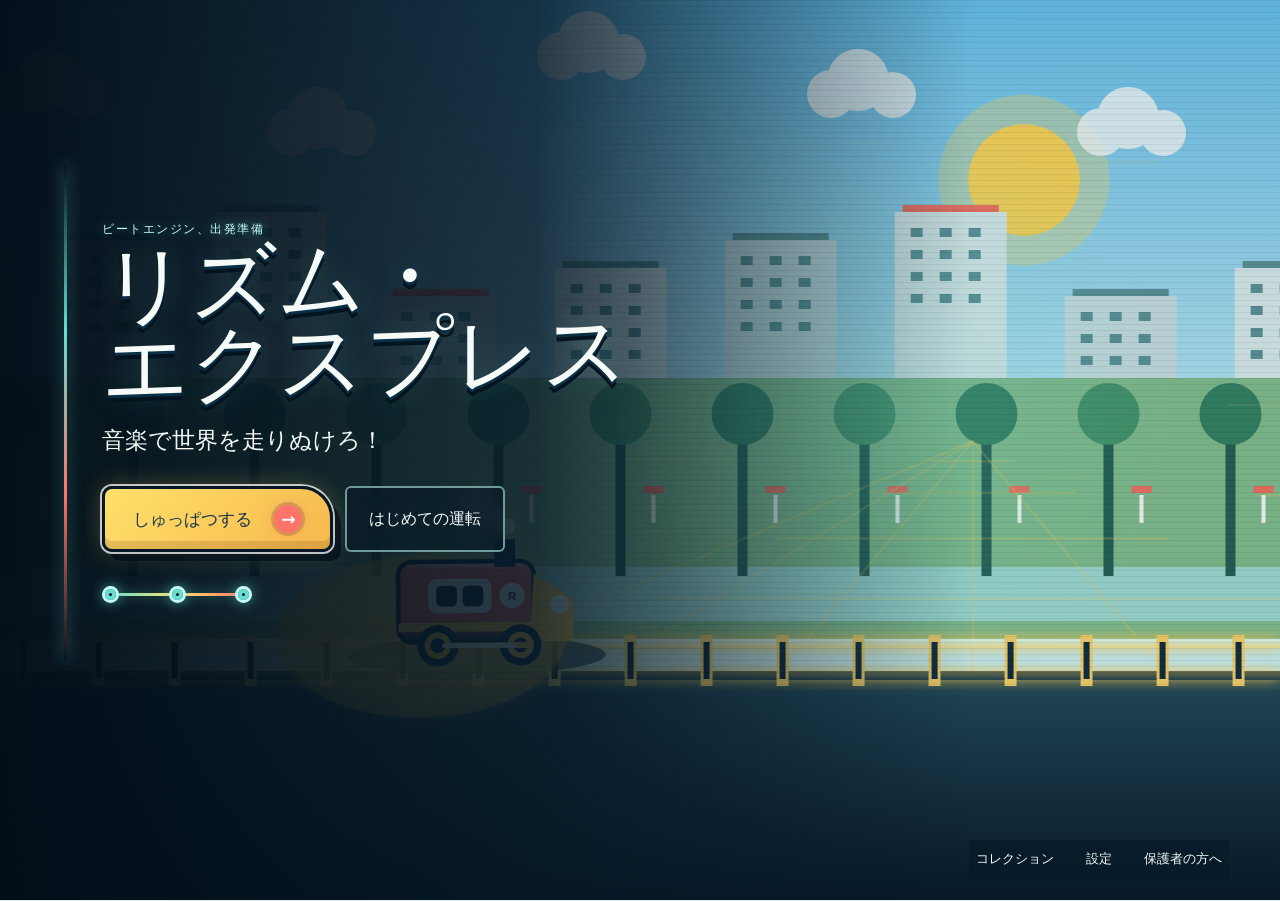
<file: rhythm-express/index.html>
<!doctype html>
<html lang="ja">
  <head>
    <meta charset="UTF-8" />
    <meta name="viewport" content="width=device-width, initial-scale=1.0, viewport-fit=cover" />
    <meta name="theme-color" content="#17344a" />
    <meta name="description" content="音楽に合わせてビート列車で3つの世界を旅する、子ども向けWebリズムゲーム" />
    <link rel="icon" href="./favicon.svg" />
    <title>リズム・エクスプレス</title>
    <script type="module" crossorigin src="./assets/index-gJC5Z7Ia.js"></script>
    <link rel="stylesheet" crossorigin href="./assets/index-ubeQstJW.css">
  </head>
  <body>
    <div id="root"></div>
  </body>
</html>
</file>
<file: rhythm-express/assets/index-ubeQstJW.css>
:root{--ink:#17344a;--ink-soft:#31576a;--paper:#f6fbf8;--paper-deep:#e6f0ec;--sky:#8dd7f7;--green:#2d7660;--coral:#f16f61;--yellow:#f4cf56;--line:#bed1cf;--white:#fff;color:var(--ink);font-synthesis:none;letter-spacing:0;background:#dfecea;font-family:Yu Gothic,Hiragino Kaku Gothic ProN,BIZ UDPGothic,system-ui,-apple-system,BlinkMacSystemFont,Segoe UI,Roboto,Noto Sans,Ubuntu,Cantarell,Helvetica Neue,sans-serif}*{box-sizing:border-box;letter-spacing:0}html,body{min-width:320px;min-height:100%;margin:0}body{color:var(--ink);background:#dfecea;overflow-x:hidden}button,input{font:inherit}button{color:inherit}button:focus-visible{outline-offset:3px;box-shadow:0 0 0 7px var(--ink);outline:4px solid #fff}input:focus-visible{outline-offset:3px;box-shadow:0 0 0 7px var(--ink);outline:4px solid #fff}button:disabled{cursor:not-allowed}.app-shell{background:var(--paper);min-height:100svh}.app-header{z-index:20;min-height:64px;color:var(--paper);background:var(--ink);border-bottom:4px solid var(--yellow);justify-content:space-between;align-items:center;gap:16px;padding:10px clamp(16px,4vw,56px);display:flex;position:relative}.brand-button,.icon-text-button,.title-utility button,.back-button,.text-command{cursor:pointer;background:0 0;border:0}.brand-button{color:var(--paper);align-items:center;gap:11px;font-size:.86rem;font-weight:900;display:inline-flex}.brand-mark{background:var(--coral);border:2px solid var(--paper);border-radius:5px;align-items:flex-end;gap:3px;width:38px;height:30px;padding:4px 5px;display:inline-flex;position:relative}.brand-mark i{background:var(--yellow);width:7px;display:block}.brand-mark i:first-child{height:8px}.brand-mark i:nth-child(2){height:16px}.brand-mark i:nth-child(3){height:12px}.header-actions{align-items:center;gap:14px;display:flex}.stamp-count{color:#dff0ec;font-size:.78rem;font-weight:700}.icon-text-button{min-height:40px;color:var(--paper);border:1px solid #83a5ad;border-radius:5px;padding:8px 13px;font-weight:800}.title-screen{background:var(--sky);isolation:isolate;min-height:100svh;position:relative;overflow:hidden}.attract-canvas{z-index:-2;width:100%;height:100%;position:absolute;top:0;bottom:0;left:0;right:0}.title-vignette{z-index:-1;background:linear-gradient(90deg,#0b2a3beb 0%,#0b2a3bad 36%,#0b2a3b0f 68%);position:absolute;top:0;bottom:0;left:0;right:0}.title-copy{width:min(700px,74vw);min-height:calc(100svh - 76px);color:var(--paper);flex-direction:column;justify-content:center;padding:clamp(32px,8vw,110px) 0 clamp(32px,8vw,110px) clamp(32px,8vw,110px);display:flex}.eyebrow{color:inherit;text-transform:uppercase;margin:0 0 8px;font-size:.78rem;font-weight:900}.title-copy .eyebrow{color:var(--yellow)}.title-copy h1{text-wrap:balance;max-width:680px;margin:0;font-size:clamp(2.7rem,7vw,6.2rem);line-height:.98}.title-subtitle{margin:18px 0 30px;font-size:clamp(1rem,2vw,1.45rem);font-weight:800}.title-actions,.screen-footer-actions,.result-actions,.calibration-actions,.map-tools{flex-wrap:wrap;gap:12px;display:flex}.primary-command,.secondary-command{cursor:pointer;border-radius:6px;min-height:48px;padding:12px 22px;font-weight:900}.primary-command{color:var(--ink);background:var(--yellow);border:3px solid var(--ink);box-shadow:5px 5px 0 var(--ink)}.primary-command:hover{box-shadow:3px 3px 0 var(--ink);transform:translate(2px,2px)}.secondary-command{color:var(--ink);background:var(--paper);border:2px solid var(--ink)}.title-copy .secondary-command{color:var(--paper);border-color:var(--paper);background:#17344aa6}.large-command{min-height:58px;padding:14px 28px;font-size:1.08rem}.centered-command{align-self:center;margin-left:auto;margin-right:auto}.title-utility{gap:18px;display:flex;position:absolute;bottom:20px;right:clamp(16px,4vw,56px)}.title-utility button{color:var(--paper);border-bottom:2px solid #0000;padding:8px 3px;font-size:.82rem;font-weight:800}.title-utility button:hover{border-bottom-color:var(--yellow)}.panel-screen{background:var(--paper);min-height:calc(100svh - 64px);padding:clamp(24px,4vw,58px) clamp(16px,5vw,72px) 48px}.screen-topline{max-width:1260px;color:var(--ink-soft);grid-template-columns:1fr auto 1fr;align-items:center;margin:0 auto 32px;font-size:.82rem;font-weight:800;display:grid}.screen-topline>:last-child{text-align:right}.back-button{width:max-content;color:var(--ink);padding:8px 0;font-weight:900}.back-button:before{content:"←";margin-right:7px}.screen-heading{text-align:center;max-width:780px;margin:0 auto 34px}.screen-heading .eyebrow,.tutorial-instruction .eyebrow,.calibration-content .eyebrow,.parents-content .eyebrow,.result-screen .eyebrow{color:var(--coral)}.screen-heading h1,.calibration-content h1,.parents-content h1{text-wrap:balance;margin:0 0 10px;font-size:clamp(2rem,4vw,3.6rem);line-height:1.08}.screen-heading p,.tutorial-instruction p,.calibration-content p,.parents-content p{line-height:1.75}.compact-heading{margin-bottom:28px}.compact-heading h1{font-size:clamp(1.85rem,3vw,2.8rem)}.world-screen{position:relative;overflow:hidden}.route-line{background:var(--ink);width:100%;height:8px;box-shadow:0 18px 0 var(--yellow);position:absolute;top:48%;left:0}.stage-grid{z-index:1;grid-template-columns:repeat(3,minmax(0,1fr));gap:clamp(14px,2vw,28px);max-width:1240px;margin:0 auto;display:grid;position:relative}.stage-card{text-align:left;min-height:342px;color:var(--ink);background:var(--white);border:3px solid var(--ink);cursor:pointer;border-radius:7px;grid-template-rows:150px 1fr auto;padding:0;display:grid;position:relative;overflow:hidden;box-shadow:7px 7px #17344a29}.stage-card:hover{transform:translateY(-5px)}.stage-number{z-index:2;width:38px;height:38px;color:var(--paper);background:var(--ink);border-radius:50%;place-items:center;font-weight:900;display:grid;position:absolute;top:10px;left:12px}.stage-scene{display:block;position:relative;overflow:hidden}.stage-scene i{display:block;position:absolute}.scene-sky{background:#8dd7f7;top:0;bottom:0;left:0;right:0}.scene-land{background:#4b956c;border-radius:50% 50% 0 0;height:56%;bottom:0;left:-5%;right:-5%}.scene-rail{background:var(--ink);height:6px;box-shadow:0 15px 0 var(--ink);bottom:28px;left:0;right:0}.stage-jungle .scene-sky{background:#80cfc1}.stage-jungle .scene-land{background:#1f6848;border-radius:48% 42% 0 0;height:74%}.stage-moon .scene-sky{background:#111b4d}.stage-moon .scene-land{background:#bdbbc9;border-radius:60% 60% 0 0;height:47%}.stage-copy{flex-direction:column;gap:7px;padding:18px 18px 14px;display:flex}.stage-copy strong{font-size:1.35rem}.stage-copy small{color:var(--coral);font-weight:900}.stage-copy>span{color:var(--ink-soft);font-size:.88rem;line-height:1.55}.stage-record{color:var(--paper);background:var(--ink);padding:10px 18px;font-size:.75rem;font-weight:900}.map-tools{justify-content:center;margin-top:42px}.choice-screen{flex-direction:column;display:flex}.segmented-choice{border:3px solid var(--ink);border-radius:7px;grid-template-columns:repeat(3,1fr);gap:0;width:min(100%,1080px);margin:0 auto;display:grid;overflow:hidden}.segmented-choice button{background:var(--white);border:0;border-right:2px solid var(--ink);cursor:pointer;flex-direction:column;justify-content:center;align-items:center;gap:12px;min-height:210px;padding:22px;display:flex}.segmented-choice button:last-child{border-right:0}.segmented-choice button.is-selected{color:var(--paper);background:var(--green)}.segmented-choice strong{font-size:1.35rem}.segmented-choice small{max-width:250px;line-height:1.55}.difficulty-bars{align-items:flex-end;gap:6px;height:44px;display:flex}.difficulty-bars i{background:var(--coral);width:12px;display:block}.difficulty-bars i:first-child{height:17px}.difficulty-bars i:nth-child(2){height:29px}.difficulty-bars i:nth-child(3){height:42px}.difficulty-choice button:first-child .difficulty-bars i:nth-child(n+2),.difficulty-choice button:nth-child(2) .difficulty-bars i:nth-child(3){opacity:.2}.note-legend{flex-wrap:wrap;justify-content:center;gap:10px 22px;margin:24px auto 30px;display:flex}.note-legend span{align-items:center;gap:8px;font-size:.84rem;font-weight:800;display:inline-flex}.note-legend i{width:20px;height:20px;display:inline-block}.legend-spark{background:var(--yellow);border:3px solid var(--ink);transform:rotate(45deg)}.legend-beam{border:3px solid var(--ink);background:#63ded0;border-radius:10px;width:34px!important}.legend-booster{background:var(--coral);clip-path:polygon(0 0,72% 50%,0 100%,28% 50%)}.legend-quiet{background:repeating-linear-gradient(90deg, var(--ink) 0 3px, transparent 3px 7px);border:2px solid var(--ink)}.legend-switch{background:var(--paper);border:5px solid var(--coral);clip-path:polygon(100% 0,100% 100%,0 50%)}.train-grid{grid-template-columns:repeat(4,1fr);gap:14px;width:min(100%,1080px);margin:0 auto 32px;display:grid}.train-card{text-align:center;background:var(--white);border:2px solid var(--line);cursor:pointer;border-radius:7px;flex-direction:column;justify-content:center;align-items:center;gap:11px;min-height:230px;padding:18px;display:flex}.train-card.is-selected{border:4px solid var(--ink);box-shadow:5px 5px 0 var(--yellow)}.train-card:disabled{color:#6f7d82;background:#e1e8e5}.train-card small{line-height:1.45}.mini-train{--train-color:var(--coral);background:var(--train-color);border:3px solid var(--ink);border-radius:8px 28px 4px 4px;width:124px;height:74px;display:block;position:relative}.mini-cab{background:var(--paper);border:3px solid var(--ink);border-radius:4px;width:30px;height:22px;position:absolute;top:12px;right:16px}.mini-wheel{background:var(--ink);border:5px solid var(--yellow);border-radius:50%;width:27px;height:27px;position:absolute;bottom:-14px}.wheel-one{left:17px}.wheel-two{right:17px}.tutorial-screen{flex-direction:column;display:flex}.tutorial-content{flex:1;grid-template-columns:minmax(320px,1.15fr) minmax(280px,.85fr);align-items:center;gap:clamp(28px,6vw,88px);width:min(100%,1080px);margin:0 auto;display:grid}.tutorial-demo{border:4px solid var(--ink);background:#8dd7f7;border-radius:7px;min-height:330px;position:relative;overflow:hidden}.demo-track{background:var(--ink);height:10px;box-shadow:0 24px 0 var(--ink);position:absolute;bottom:32%;left:0;right:0}.demo-gate{border:5px dashed var(--coral);background:#f6fbf829;border-radius:50%;width:64px;height:64px;position:absolute;bottom:calc(32% + 2px);left:20%;transform:translate(-50%);box-shadow:0 0 0 4px #17344a38}.demo-gate:after{content:"ここで おす";width:max-content;color:var(--paper);background:var(--ink);border-radius:5px;padding:5px 9px;font-size:.72rem;font-weight:900;position:absolute;top:-43px;left:50%;transform:translate(-50%)}.demo-note{background:var(--yellow);border:5px solid var(--ink);border-radius:7px;width:52px;height:52px;animation:2.4s linear infinite tutorial-slide;position:absolute;bottom:calc(32% + 8px);right:28%;transform:rotate(45deg)}.demo-beam .demo-note{background:#63ded0;border-radius:22px;width:170px;height:42px;transform:none}.demo-quiet .demo-note{background:var(--paper);border-style:dashed;width:190px;height:84px;bottom:calc(32% - 13px);transform:none}.tutorial-demo.is-hit .demo-gate{border-color:var(--yellow);box-shadow:0 0 0 22px #f4cf5673}.tutorial-instruction h2{margin:0 0 16px;font-size:clamp(1.7rem,3vw,2.7rem);line-height:1.15}.practice-pad{width:min(100%,320px);min-height:82px;color:var(--paper);background:var(--coral);border:4px solid var(--ink);cursor:pointer;border-radius:50%;margin-top:14px;font-weight:900}.screen-footer-actions{justify-content:center;margin-top:28px}.settings-screen{flex-direction:column;display:flex}.settings-list{border-top:2px solid var(--line);gap:0;width:min(100%,820px);margin:0 auto 30px;display:grid}.settings-list label{border-bottom:2px solid var(--line);grid-template-columns:minmax(220px,1fr) minmax(240px,1fr);align-items:center;gap:24px;min-height:94px;padding:18px 4px;display:grid}.settings-list label>span{flex-direction:column;gap:4px;display:flex}.settings-list small{color:var(--ink-soft)}input[type=range]{width:100%;height:28px;accent-color:var(--coral)}.toggle-row input{width:54px;height:30px;accent-color:var(--green);justify-self:end}.calibration-content{grid-template-columns:.8fr 1.2fr;align-items:center;gap:clamp(32px,7vw,90px);width:min(100%,980px);min-height:520px;margin:0 auto;display:grid}.calibration-dial{aspect-ratio:1;background:var(--ink);border:12px solid var(--yellow);width:min(360px,78vw);color:var(--paper);border-radius:50%;place-items:center;display:grid;position:relative}.calibration-dial i{background:var(--coral);transform-origin:bottom;width:8px;height:42%;position:absolute;bottom:50%;transform:rotate(18deg)}.calibration-dial strong{z-index:1;color:var(--ink);background:var(--paper);border-radius:5px;padding:8px 12px;font-size:1.25rem;position:relative}.dial-minus,.dial-plus{font-weight:900;position:absolute;bottom:18%}.dial-minus{left:19%}.dial-plus{right:19%}.offset-slider{margin:24px 0}.collection-section{width:min(100%,1120px);margin:0 auto 38px}.collection-section h2{margin:0 0 14px;font-size:1.15rem}.collection-grid{grid-template-columns:repeat(4,1fr);gap:12px;display:grid}.collection-item{background:var(--white);border:2px solid var(--line);border-radius:7px;flex-direction:column;gap:8px;min-height:170px;padding:16px;display:flex}.collection-item.is-locked{color:#6f7d82;background:#e2e8e6}.collection-swatch{border:3px solid var(--ink);border-radius:4px;width:100%;height:58px;display:block}.collection-item small{line-height:1.45}.passenger-strip{background:var(--paper-deep);border-left:8px solid var(--green);flex-wrap:wrap;align-items:center;gap:10px;min-height:90px;padding:18px;display:flex}.passenger-strip span{background:var(--white);border:2px solid var(--ink);border-radius:5px;padding:10px 12px;font-weight:800}.passenger-strip .station-stamp{width:50px;height:50px;color:var(--paper);background:var(--coral);border-radius:50%;place-items:center;padding:0;display:grid}.parents-content{grid-template-columns:1fr 1fr;gap:clamp(40px,7vw,100px);width:min(100%,1080px);margin:60px auto 0;display:grid}.parents-content dl{border-top:3px solid var(--ink);margin:0}.parents-content dl div{border-bottom:2px solid var(--line);padding:18px 0}.parents-content dt{color:var(--coral);margin-bottom:6px;font-weight:900}.parents-content dd{margin:0;line-height:1.65}.result-screen{background:var(--paper);min-height:100svh}.arrival-banner{color:var(--paper);background:var(--green);border-bottom:10px solid var(--yellow);text-align:center;padding:clamp(34px,7vw,86px) 20px}.result-jungle .arrival-banner{background:#1f6848}.result-moon .arrival-banner{background:#2e285e}.arrival-banner p{color:var(--yellow);margin:0;font-weight:900}.arrival-banner h1{margin:8px 0 10px;font-size:clamp(2rem,5vw,4.7rem);line-height:1.05}.arrival-banner span{font-weight:800}.result-body{grid-template-columns:190px 1fr;gap:26px;width:min(100% - 32px,1000px);margin:0 auto;padding:38px 0 56px;display:grid}.result-grade{background:var(--yellow);border:5px solid var(--ink);border-radius:50%;align-content:center;place-items:center;min-height:190px;display:grid}.result-grade span{font-size:5.7rem;font-weight:1000;line-height:.9}.result-grade small{margin-top:8px;font-weight:900}.result-metrics{border-top:3px solid var(--ink);border-left:3px solid var(--ink);grid-template-columns:repeat(2,1fr);display:grid}.result-metrics article{border-right:3px solid var(--ink);border-bottom:3px solid var(--ink);flex-direction:column;justify-content:center;min-height:92px;padding:14px 18px;display:flex}.result-metrics span{color:var(--ink-soft);font-size:.78rem;font-weight:800}.result-metrics strong{font-size:1.8rem}.timing-tendency,.unlock-banner,.result-actions{grid-column:1/-1}.timing-tendency{grid-template-columns:90px 1fr 90px;align-items:center;gap:12px;font-size:.8rem;font-weight:800;display:grid}.timing-tendency>div{background:var(--paper-deep);border:2px solid var(--ink);height:14px;display:flex}.timing-tendency i:first-child{background:var(--sky);margin-left:auto}.timing-tendency b{background:var(--ink);width:4px}.timing-tendency i:last-child{background:var(--coral)}.unlock-banner{color:var(--paper);background:var(--green);border-left:8px solid var(--yellow);justify-content:space-between;align-items:center;gap:14px;padding:18px 22px;display:flex}.result-actions{justify-content:flex-end}.game-screen{height:100svh;color:var(--paper);background:var(--ink);grid-template-rows:76px minmax(0,1fr) 112px 24px;display:grid;overflow:hidden}.game-hud{z-index:4;background:var(--ink);border-bottom:3px solid var(--yellow);grid-template-columns:minmax(160px,.85fr) minmax(150px,1.7fr) minmax(190px,.9fr) 48px;align-items:center;gap:16px;padding:10px clamp(12px,3vw,34px);display:grid}.hud-route{flex-direction:column;min-width:0;display:flex}.hud-route span{color:var(--yellow);font-size:.7rem;font-weight:900}.hud-route strong{text-overflow:ellipsis;white-space:nowrap;font-size:.88rem;overflow:hidden}.hud-progress{border:2px solid var(--paper);background:#31576a;border-radius:7px;height:13px;overflow:hidden}.hud-progress i{background:var(--coral);height:100%;display:block}.hud-score{justify-content:flex-end;gap:16px;display:flex}.hud-score span{color:#bcd1d6;flex-direction:column;font-size:.62rem;font-weight:900;display:flex}.hud-score strong{color:var(--paper);font-size:1rem}.pause-button{width:44px;height:44px;color:var(--ink);background:var(--paper);cursor:pointer;border:0;border-radius:50%;font-weight:1000}.game-stage{touch-action:none;min-height:0;position:relative;overflow:hidden}.game-canvas{width:100%;height:100%;display:block}.hit-feedback{min-width:190px;color:var(--ink);background:var(--paper);border:4px solid var(--ink);pointer-events:none;border-radius:6px;flex-direction:column;align-items:center;padding:10px 18px;animation:.22s ease-out feedback-pop;display:flex;position:absolute;top:26%;left:50%;transform:translate(-50%)}.hit-feedback strong{font-size:clamp(1.1rem,2.5vw,1.7rem)}.hit-feedback small{margin-top:2px;font-weight:800}.judgement-perfect{background:var(--yellow)}.judgement-miss{background:#e6efec}.countdown-overlay{color:var(--paper);background:#17344a8a;align-content:center;place-items:center;display:grid;position:absolute;top:0;bottom:0;left:0;right:0}.countdown-overlay span{width:108px;height:108px;color:var(--ink);background:var(--yellow);border:7px solid var(--paper);border-radius:50%;place-items:center;font-size:4rem;font-weight:1000;display:grid}.countdown-overlay small{margin-top:14px;font-weight:900}.energy-meter{width:min(230px,44vw);color:var(--paper);border-left:4px solid var(--yellow);background:#17344ae0;gap:4px;padding:8px 10px;display:grid;position:absolute;bottom:14px;right:18px}.energy-meter span{font-size:.64rem;font-weight:900}.energy-meter>i{background:#446475;height:9px;display:block;overflow:hidden}.energy-meter b{background:var(--yellow);height:100%;display:block}.touch-controls{z-index:3;background:#102b3f;border-top:3px solid #436676;grid-template-columns:78px minmax(160px,310px) 78px;justify-content:center;align-items:center;gap:clamp(10px,3vw,28px);padding:8px 14px;display:grid}.direction-pad,.beat-pad{cursor:pointer;touch-action:none;-webkit-user-select:none;user-select:none}.direction-pad{width:68px;height:68px;color:var(--paper);background:var(--green);border:4px solid var(--paper);border-radius:50%;place-items:center;font-size:2rem;font-weight:900;display:grid}.beat-pad{width:100%;min-height:84px;color:var(--ink);background:var(--yellow);border:5px solid var(--paper);border-radius:50%;flex-direction:column;justify-content:center;align-items:center;display:flex;box-shadow:inset 0 -8px #17344a29}.beat-pad:active,.direction-pad:active{transform:translateY(3px)}.beat-pad span{font-size:1.35rem;font-weight:1000}.beat-pad small{font-size:.68rem;font-weight:900}.keyboard-hint{color:#bdd0d5;text-align:center;background:#102b3f;margin:0;font-size:.68rem;font-weight:700}.pause-overlay{z-index:30;background:#09202fd1;place-items:center;padding:20px;display:grid;position:fixed;top:0;bottom:0;left:0;right:0}.pause-overlay section{width:min(420px,100%);color:var(--ink);background:var(--paper);border:5px solid var(--yellow);text-align:center;border-radius:7px;flex-direction:column;gap:12px;padding:30px;display:flex}.pause-overlay h2{margin:0;font-size:2rem}.pause-overlay p{margin:0 0 10px}.pause-overlay .text-command{color:var(--ink-soft);padding:10px;font-weight:800}.sr-only{clip:rect(0, 0, 0, 0);white-space:nowrap;border:0;width:1px;height:1px;padding:0;position:absolute;overflow:hidden}@keyframes tutorial-slide{0%{transform:translate(250px)rotate(45deg)}to{transform:translate(-420px)rotate(45deg)}}.demo-beam .demo-note,.demo-quiet .demo-note{animation-name:tutorial-slide-flat}@keyframes tutorial-slide-flat{0%{transform:translate(250px)}to{transform:translate(-520px)}}@keyframes feedback-pop{0%{opacity:0;transform:translate(-50%)scale(.78)}to{opacity:1;transform:translate(-50%)scale(1)}}:root{--mint:#63ded0;--violet:#493c83;--shadow:#17344a2e}button{transition:transform .15s,box-shadow .15s,border-color .15s,background-color .15s}button:active:not(:disabled){transform:translateY(2px)}.app-header{background:#14364c;min-height:68px;box-shadow:0 5px #17344a14}.brand-button{min-height:44px}.brand-mark{box-shadow:3px 3px #0f283a}.header-actions,.stamp-count,.stamp-dots,.icon-text-button{align-items:center;display:flex}.stamp-count{gap:10px}.stamp-dots{gap:5px}.stamp-dots i{background:#547384;border:2px solid #bcd1d6;border-radius:50%;width:14px;height:14px;display:block}.icon-text-button{border-width:2px;gap:7px}.settings-glyph{font-size:1.05rem;line-height:1}.title-copy{width:min(780px,70vw)}.title-copy h1{font-size:clamp(3.1rem,6.7vw,6rem);line-height:.94}.title-copy h1 span{width:max-content;max-width:100%;display:block}.title-actions .primary-command{justify-content:center;align-items:center;gap:22px;display:inline-flex}.title-actions .primary-command i{width:28px;height:28px;color:var(--paper);background:var(--ink);border-radius:50%;place-items:center;font-style:normal;display:grid}.title-route-dots{justify-content:space-between;width:150px;margin-top:34px;display:flex;position:relative}.title-route-dots:before{content:"";background:#f6fbf87a;height:3px;position:absolute;top:7px;left:7px;right:7px}.title-route-dots i{background:var(--yellow);border:3px solid var(--paper);border-radius:50%;width:17px;height:17px;display:block;position:relative}.title-utility button{min-height:40px;padding-left:7px;padding-right:7px}.primary-command,.secondary-command{position:relative}.primary-command:focus-visible{z-index:2}.secondary-command:focus-visible{z-index:2}.screen-heading:after{content:"";background:var(--yellow);border-left:18px solid var(--coral);width:54px;height:5px;margin:18px auto 0;display:block}.compact-heading:after{margin-top:14px}.stage-card{box-shadow:8px 8px 0 var(--shadow);border-width:3px;transform:translateZ(0)}.stage-card:hover{transform:translateY(-7px);box-shadow:11px 12px #17344a24}.stage-card:focus-visible{transform:translateY(-7px);box-shadow:11px 12px #17344a24}.stage-scene{border-bottom:3px solid var(--ink)}.scene-sun{background:var(--yellow);border-radius:50%;width:36px;height:36px;top:22px;right:28px;box-shadow:0 0 0 10px #f4cf5629}.scene-landmark{border:3px solid var(--ink);background:#e6f0ec;width:34px;height:68px;bottom:29px;right:24%;box-shadow:-48px 18px 0 -3px #d2e4e5,47px 8px 0 -3px #c4dcde}.scene-landmark:before,.scene-landmark:after{content:"";background:#5d9298;width:7px;height:8px;position:absolute;box-shadow:13px 0 #5d9298,0 17px #5d9298,13px 17px #5d9298}.scene-landmark:before{top:12px;left:5px}.scene-landmark:after{top:11px;left:-41px}.scene-train{background:var(--coral);border:3px solid var(--ink);width:54px;height:26px;box-shadow:12px 0 0 -1px var(--yellow);border-radius:5px 13px 3px 3px;bottom:35px;left:28%}.scene-train:before,.scene-train:after{content:"";background:var(--ink);border:3px solid var(--yellow);border-radius:50%;width:13px;height:13px;position:absolute;bottom:-10px}.scene-train:before{left:6px}.scene-train:after{right:3px}.stage-jungle .scene-sun{background:#d9ed9c;width:26px;height:26px}.stage-jungle .scene-landmark{background:#174c39;border:0;border-radius:18px 18px 0 0;width:18px;height:88px;right:19%;box-shadow:-45px 14px #174c39,45px 5px #174c39}.stage-jungle .scene-landmark:before,.stage-jungle .scene-landmark:after{width:70px;height:48px;box-shadow:none;background:#2e8055;border-radius:50%;top:-28px;left:-26px}.stage-jungle .scene-landmark:after{width:60px;left:-70px}.stage-jungle .scene-train{background:#f0b84e}.stage-moon .scene-sun{background:#72cde3;box-shadow:0 0 0 8px #72cde32e}.stage-moon .scene-landmark{background:var(--paper);width:5px;height:59px;box-shadow:none;border:0;bottom:34px;right:17%;transform:rotate(11deg)}.stage-moon .scene-landmark:before{border:5px solid var(--paper);width:44px;height:22px;box-shadow:none;background:0 0;border-top:0;border-radius:0 0 50% 50%;top:-14px;left:-20px}.stage-moon .scene-landmark:after{display:none}.stage-moon .scene-train{background:var(--mint)}.stage-copy{padding-top:20px}.stage-copy strong{line-height:1.2}.stage-record{justify-content:space-between;align-items:center;min-height:42px;display:flex}.stage-record i{width:24px;height:24px;color:var(--ink);background:var(--yellow);border-radius:50%;place-items:center;font-size:1rem;font-style:normal;display:grid}.journey-steps{color:#70868f;text-align:center;grid-template-columns:repeat(3,1fr);width:min(100%,520px);margin:-10px auto 24px;font-size:.75rem;font-weight:900;display:grid;position:relative}.journey-steps:before{content:"";background:var(--line);height:3px;position:absolute;top:14px;left:16%;right:16%}.journey-steps span{flex-direction:column;align-items:center;gap:5px;display:flex;position:relative}.journey-steps span:before,.journey-steps span i{z-index:1;content:"";width:29px;height:29px;color:var(--paper);border:3px solid var(--paper);background:#91a3a9;border-radius:50%;place-items:center;font-style:normal;display:grid;box-shadow:0 0 0 2px #91a3a9}.journey-steps span i{position:absolute;top:0}.journey-steps .is-done:before{background:var(--green);box-shadow:0 0 0 2px var(--green)}.journey-steps .is-current{color:var(--ink)}.journey-steps .is-current:before{background:var(--yellow);box-shadow:0 0 0 3px var(--ink)}.segmented-choice{overflow:visible}.segmented-choice button{position:relative}.segmented-choice button.is-selected{box-shadow:inset 0 -8px #f4cf56e6}.choice-check,.train-card-status{width:31px;height:31px;color:var(--ink);background:var(--yellow);border:3px solid var(--ink);border-radius:50%;place-items:center;font-weight:1000;display:grid;position:absolute;top:12px;right:12px}.train-card{border:3px solid var(--line);position:relative}.train-card.is-selected{border:3px solid var(--ink);box-shadow:7px 7px 0 var(--yellow);transform:translateY(-3px)}.train-card.is-locked{color:#66777d;background:#e7edeb;border-style:dashed}.train-card.is-locked .mini-train{filter:grayscale();opacity:.72}.train-card-status:empty{display:none}.mini-light{background:var(--yellow);border:2px solid var(--ink);border-radius:50%;width:10px;height:10px;position:absolute;top:29px;right:4px}.mini-stripe{background:var(--yellow);border-top:2px solid var(--ink);border-bottom:2px solid var(--ink);height:7px;position:absolute;bottom:13px;left:0;right:0}.settings-list{border-top:3px solid var(--ink)}.settings-list label{border-bottom-color:#c8d7d4;min-height:104px}.setting-copy{align-items:center;gap:15px;display:flex}.setting-copy>i{width:42px;height:42px;color:var(--paper);background:var(--green);border:3px solid var(--ink);border-radius:50%;flex:0 0 42px;place-items:center;font-style:normal;font-weight:900;display:grid}.setting-copy>span{flex-direction:column;gap:4px;display:flex}.setting-control{grid-template-columns:55px 1fr;align-items:center;gap:16px;display:grid}.setting-control output{color:var(--coral);text-align:right;font-size:1rem;font-weight:1000}input[type=range]{cursor:pointer;-webkit-appearance:none;appearance:none;background:0 0;height:34px;padding:0}input[type=range]::-webkit-slider-runnable-track{border:2px solid var(--ink);background:#b9cdca;border-radius:5px;height:10px}input[type=range]::-webkit-slider-thumb{background:var(--coral);border:4px solid var(--paper);width:25px;height:25px;box-shadow:0 0 0 2px var(--ink);-webkit-appearance:none;appearance:none;border-radius:50%;margin-top:-9px}.toggle-row{cursor:pointer}.toggle-control{justify-self:end;width:64px;height:34px;position:relative}.toggle-control input{opacity:0;width:1px;height:1px;position:absolute}.toggle-control i{border:3px solid var(--ink);background:#aebfbd;border-radius:17px;position:absolute;top:0;bottom:0;left:0;right:0}.toggle-control i:after{content:"";background:var(--paper);border:2px solid var(--ink);border-radius:50%;width:22px;height:22px;transition:transform .15s;position:absolute;top:3px;left:3px}.toggle-control input:checked+i{background:var(--green)}.toggle-control input:checked+i:after{transform:translate(30px)}.toggle-control input:focus-visible+i{outline:4px solid var(--white);outline-offset:3px;box-shadow:0 0 0 7px var(--ink)}.calibration-dial{box-shadow:0 14px #17344a21}.calibration-dial i{transition:transform .12s}.collection-item{justify-content:flex-start}.collection-train-bay{border-bottom:4px solid var(--ink);background:#dcebe7;place-items:center;min-height:104px;display:grid}.collection-train-bay .mini-train{transform:scale(.75)}.collection-item.is-locked .collection-train-bay{background:#d4ddda}.result-grade{align-content:center;gap:3px;box-shadow:8px 8px #17344a21}.result-stars{color:#b39c4a;gap:1px;line-height:1;display:flex;font-size:1rem!important}.result-stars i{opacity:.32;font-style:normal}.result-stars i.is-filled{color:var(--ink);opacity:1}.hud-route strong{align-items:center;gap:7px;display:flex}.hud-route strong i{background:var(--coral);border:2px solid var(--paper);border-radius:50%;flex:0 0 8px;width:8px;height:8px;display:block}.hud-progress-cluster{grid-template-columns:1fr 38px;align-items:center;gap:9px;display:grid}.hud-progress-cluster>span{color:var(--yellow);text-align:right;font-size:.72rem;font-weight:1000}.hud-progress{position:relative}.hud-progress b{background:var(--yellow);border:3px solid var(--ink);border-radius:50%;width:13px;height:13px;display:block;position:absolute;top:50%;transform:translateY(-50%)}.hud-score.has-combo strong{color:var(--yellow)}.pause-button{border:3px solid var(--paper);box-shadow:0 0 0 2px #547384}.hit-feedback{min-width:220px;box-shadow:7px 7px #17344a33}.judgement-great{background:var(--mint)}.judgement-good,.judgement-hint{background:#eaf3ef}.energy-meter{border:2px solid #f6fbf85c;border-left:5px solid var(--yellow);width:min(250px,48vw)}.energy-meter>span{justify-content:space-between;align-items:center;display:flex}.energy-meter>span span{font-size:.64rem;font-weight:900}.energy-meter>span strong{color:var(--yellow);font-size:.72rem}.touch-controls{background:#102b3f;box-shadow:inset 0 8px #ffffff05}.direction-pad{border-width:3px;box-shadow:inset 0 -6px #17344a3d,0 0 0 3px #63ded02e}.beat-pad{isolation:isolate;border-width:4px;position:relative;box-shadow:inset 0 -9px #17344a29,0 0 0 4px #f4cf562e}.beat-pad:after{z-index:-1;content:"";border:4px solid var(--yellow);opacity:var(--beat-pulse,0);pointer-events:none;border-radius:50%;position:absolute;top:-10px;bottom:-10px;left:-10px;right:-10px;transform:scale(1.06)}.pause-overlay{-webkit-backdrop-filter:blur(5px);backdrop-filter:blur(5px)}.pause-overlay section{box-shadow:12px 12px #081d2a59}@media (max-width:900px){.stage-grid{grid-template-columns:1fr}.stage-card{grid-template-rows:1fr auto;grid-template-columns:220px 1fr;min-height:190px}.stage-scene{grid-row:1/3}.stage-record{grid-column:2}.route-line{display:none}.train-grid,.collection-grid{grid-template-columns:repeat(2,1fr)}.tutorial-content{grid-template-columns:1fr}.tutorial-demo{min-height:260px}.parents-content{grid-template-columns:1fr;margin-top:20px}.game-hud{grid-template-columns:minmax(120px,1fr) minmax(120px,1.4fr) 42px}.hud-score{display:none}}@media (max-width:620px){.app-header{min-height:58px}.brand-button>span:last-child,.stamp-count{display:none}.title-vignette{background:linear-gradient(#0b2a3b0f 0%,#0b2a3b94 42%,#0b2a3bf0 100%)}.title-copy{justify-content:flex-end;width:100%;min-height:100svh;padding:28px 18px 96px}.title-copy h1{max-width:430px;font-size:clamp(2.5rem,14vw,4.2rem)}.title-subtitle{margin:12px 0 22px}.title-actions{flex-direction:column}.title-actions button{width:100%}.title-utility{justify-content:space-between;gap:6px;bottom:14px;left:16px;right:16px}.title-utility button{font-size:.72rem}.panel-screen{min-height:calc(100svh - 58px);padding:18px 14px 32px}.screen-topline,.screen-heading{margin-bottom:22px}.screen-heading h1,.calibration-content h1,.parents-content h1{font-size:2rem}.stage-card{grid-template-rows:120px 1fr auto;grid-template-columns:1fr;min-height:290px}.stage-scene{grid-row:auto}.stage-record{grid-column:auto}.segmented-choice{grid-template-columns:1fr}.segmented-choice button{border-right:0;border-bottom:2px solid var(--ink);min-height:132px}.segmented-choice button:last-child{border-bottom:0}.difficulty-bars{position:absolute;left:28px}.segmented-choice button{text-align:left;align-items:flex-start;padding-left:80px;position:relative}.train-grid,.collection-grid{grid-template-columns:1fr}.train-card{min-height:170px}.tutorial-content{gap:24px}.tutorial-demo{min-height:220px}.screen-footer-actions{margin-top:20px}.settings-list label{grid-template-columns:1fr;gap:12px}.calibration-content{grid-template-columns:1fr;min-height:0}.calibration-dial{border-width:8px;width:min(250px,70vw);margin:0 auto}.result-body{grid-template-columns:1fr}.result-grade{width:160px;min-height:160px;margin:0 auto}.result-grade span{font-size:4.7rem}.result-metrics{grid-template-columns:1fr 1fr}.timing-tendency{grid-template-columns:70px 1fr 70px}.unlock-banner{flex-direction:column;align-items:flex-start}.result-actions{justify-content:stretch}.result-actions button{flex:1}.game-screen{grid-template-rows:70px minmax(260px,1fr) 102px 20px}.game-hud{grid-template-columns:minmax(104px,.8fr) minmax(100px,1.3fr) 40px;gap:8px;padding:8px 10px}.hud-route strong{font-size:.72rem}.pause-button{width:38px;height:38px}.touch-controls{grid-template-columns:62px minmax(130px,210px) 62px;gap:8px;padding:6px 8px}.direction-pad{width:56px;height:56px}.beat-pad{min-height:76px}.energy-meter{width:42vw;bottom:8px;right:8px}.hit-feedback{top:18%}}@media (max-height:620px) and (orientation:landscape){.game-screen{grid-template-rows:58px minmax(0,1fr) 74px 0}.game-hud{padding-top:5px;padding-bottom:5px}.touch-controls{grid-template-columns:58px minmax(150px,250px) 58px}.direction-pad{width:50px;height:50px}.beat-pad{min-height:60px}.keyboard-hint{display:none}}@media (prefers-reduced-motion:reduce){*,:before,:after{scroll-behavior:auto!important;transition-duration:.001ms!important;animation-duration:.001ms!important;animation-iteration-count:1!important}}@media (max-width:900px){.stage-card{grid-template-columns:230px 1fr}.stage-scene{border-right:3px solid var(--ink);border-bottom:0}.stage-record{grid-column:2}.hud-score{display:flex}.hud-score span:last-child{display:none}.game-hud{grid-template-columns:minmax(115px,.85fr) minmax(130px,1.35fr) 62px 42px;gap:10px}.hud-score{justify-content:center}.hud-score strong{font-size:.86rem}}@media (max-width:620px){.app-header{min-height:60px}.stamp-count{display:flex}.stamp-label{display:none}.stamp-dots{gap:4px}.stamp-dots i{border-width:1px;width:11px;height:11px}.icon-text-button{justify-content:center;min-width:42px;padding:7px 9px}.icon-text-button>span:last-child{display:none}.title-copy h1{font-size:clamp(2.75rem,13vw,4.1rem);line-height:.96}.title-route-dots{margin-top:24px}.screen-heading:after{margin-top:13px}.stage-card{grid-template-columns:1fr}.stage-scene{border-right:0;border-bottom:3px solid var(--ink)}.stage-record{grid-column:auto}.journey-steps{margin-top:-4px;margin-bottom:18px}.journey-steps span{font-size:.68rem}.segmented-choice button{padding-right:56px}.choice-check{top:50%;right:14px;transform:translateY(-50%)}.train-card.is-selected{transform:none}.settings-list label{min-height:120px}.setting-control{grid-template-columns:48px 1fr;gap:12px}.setting-copy>i{flex-basis:38px;width:38px;height:38px}.toggle-control{justify-self:start;margin-left:53px}.collection-train-bay{min-height:96px}.game-hud{grid-template-columns:minmax(78px,.8fr) minmax(92px,1.25fr) 48px 40px;gap:6px;padding-left:8px;padding-right:8px}.hud-route strong{font-size:.66rem}.hud-route strong i{display:none}.hud-progress-cluster{grid-template-columns:1fr 29px;gap:4px}.hud-progress-cluster>span{font-size:.61rem}.hud-score span{font-size:.52rem}.hud-score strong{font-size:.72rem}.energy-meter{width:min(180px,50vw)}.hit-feedback{min-width:180px;padding:8px 14px}}@media (max-height:620px) and (orientation:landscape){.hud-progress-cluster>span,.hud-score{display:none}.game-hud{grid-template-columns:minmax(120px,.9fr) minmax(160px,1.6fr) 42px}}.train-card-status.is-lock:empty{display:grid}.train-card-status.is-lock:before{content:"";background:var(--ink);border-radius:2px;width:12px;height:10px;transform:translateY(4px)}.train-card-status.is-lock:after{content:"";border:3px solid var(--ink);border-bottom:0;border-radius:8px 8px 0 0;width:10px;height:10px;position:absolute;top:4px}.settings-glyph{align-content:center;gap:3px;width:20px;height:18px;font-size:0;display:grid}.settings-glyph i{background:currentColor;border-radius:2px;width:20px;height:2px;display:block;position:relative}.settings-glyph i:after{content:"";background:currentColor;border-radius:50%;width:6px;height:6px;position:absolute;top:-2px}.settings-glyph i:first-child:after,.settings-glyph i:nth-child(3):after{left:3px}.settings-glyph i:nth-child(2):after{right:3px}.train-depart-command{min-width:min(360px,100%);margin:-4px auto 26px}.touch-controls.beat-only{grid-template-columns:minmax(180px,340px)}.touch-controls.beat-only .direction-pad{display:none}.result-metrics{grid-template-columns:repeat(3,1fr)}.result-recommendation{border:3px solid var(--ink);border-left:8px solid var(--yellow);background:#e6f3ef;grid-column:1/-1;justify-content:space-between;align-items:center;gap:18px;padding:17px 20px;display:flex}.result-recommendation span{color:var(--ink-soft);flex:none;font-size:.76rem;font-weight:900}.result-recommendation strong{text-align:right;line-height:1.45}@media (max-width:620px){.train-depart-command{width:100%;margin-top:0;margin-bottom:20px}.result-metrics{grid-template-columns:repeat(2,1fr)}.result-recommendation{flex-direction:column;align-items:flex-start;gap:5px}.result-recommendation strong{text-align:left}}@media (max-width:480px){.game-hud{grid-template-columns:minmax(88px,.9fr) minmax(110px,1.5fr) 40px}.hud-score{display:none}.hud-route span,.hud-route strong,.hud-progress-cluster>span,.keyboard-hint{font-size:.7rem}.touch-controls.beat-only{grid-template-columns:minmax(150px,230px)}}.practice-pad:disabled{cursor:wait;opacity:.9}.practice-message{min-height:48px;color:var(--ink-soft);background:var(--paper-deep);border-left:5px solid var(--sky);margin:12px 0 0;padding:10px 12px;font-size:.9rem;font-weight:900;line-height:1.55}.practice-message.practice-holding,.practice-message.practice-waiting{color:var(--ink);border-left-color:var(--yellow)}.practice-message.practice-success{color:var(--ink);border-left-color:var(--green);background:#dff1e8}.demo-beam.practice-holding .demo-note{animation-play-state:paused;box-shadow:0 0 0 16px #63ded047}.demo-quiet.practice-waiting .demo-note{animation-play-state:paused;box-shadow:0 0 0 12px #f4cf563d}@media (max-width:620px){.practice-message{min-height:44px;font-size:.84rem}}:root{--rail-night:#061827;--rail-raised:#0d3046;--rail-cyan:#63ded0;--rail-cyan-soft:#c4fff7;--rail-coral:#ff7468;--rail-signal:#ffe06b}.app-shell{background:var(--rail-night)}.app-header{background:linear-gradient(90deg, #63ded01c, transparent 36%), linear-gradient(180deg, #10384e, var(--rail-night));border-bottom:2px solid var(--rail-cyan);overflow:hidden;box-shadow:0 8px 24px #020d174d}.app-header:after{content:"";background:linear-gradient(90deg, transparent, var(--rail-cyan-soft), transparent);height:1px;position:absolute;bottom:3px;left:0;right:0}.brand-button>span:last-child{letter-spacing:.1em;text-shadow:0 0 14px #63ded073}.brand-mark{background:linear-gradient(145deg, var(--rail-coral), #c74650);border-color:var(--rail-cyan-soft);box-shadow:0 0 18px #63ded04d,4px 4px #03101b}.brand-mark i{background:var(--rail-signal);box-shadow:0 0 7px #ffe06bbf}.stamp-count,.icon-text-button{background:#ffffff0e;border:1px solid #c4fff761;border-radius:8px;min-height:42px;padding:7px 12px}.stamp-dots i.is-filled{background:var(--rail-cyan);border-color:var(--rail-cyan-soft);box-shadow:0 0 12px #63ded0d9}.title-screen{background:var(--rail-night)}.title-vignette{background:repeating-linear-gradient(0deg,#0000 0 5px,#05121f12 5px 6px),radial-gradient(circle at 70% 46%,#63ded029,#0000 28%),linear-gradient(90deg,#030e18fc,#051725d6 42%,#05172514 76%)}.title-copy{position:relative}.title-copy:before{content:"";background:linear-gradient(transparent, var(--rail-cyan), var(--rail-coral), transparent);width:3px;position:absolute;top:20%;bottom:20%;left:clamp(17px,5vw,68px);box-shadow:0 0 16px #63ded0a6}.title-copy h1{transform-origin:0;letter-spacing:-.075em;text-shadow:0 3px #0a3046,0 7px #03131f,0 0 28px #63ded045;transform:skewY(-2deg)}.title-copy .eyebrow{color:var(--rail-cyan-soft);letter-spacing:.12em;text-shadow:0 0 11px #63ded099}.title-actions .primary-command{background:linear-gradient(135deg, var(--rail-signal), #f6b84d);border-color:var(--rail-night);border-radius:10px 32px 10px 10px;min-height:66px;box-shadow:inset 0 -8px #7b461433,0 0 0 2px #ffffffbd,8px 9px #030f19b8,0 0 25px #ffe06b40}.title-actions .primary-command i{background:var(--rail-coral);box-shadow:0 0 0 3px #07182729,0 0 13px #ff746885}.title-copy .secondary-command,.title-utility{-webkit-backdrop-filter:blur(9px);backdrop-filter:blur(9px);background:#0618278c;border-color:#c4fff78c}.title-route-dots:before{background:linear-gradient(90deg, var(--rail-cyan), var(--rail-signal), var(--rail-coral));box-shadow:0 0 12px #63ded080}.title-route-dots i{background:var(--rail-night);border-color:var(--rail-cyan-soft);box-shadow:inset 0 0 0 4px var(--rail-cyan), 0 0 13px #63ded094}.panel-screen{background:linear-gradient(180deg, #061827fa 0, #0d3046fa 270px, #e8f1ef 270px, var(--paper) 100%)}.screen-topline{color:#c8e1e5;border-left:4px solid var(--rail-cyan);-webkit-backdrop-filter:blur(6px);backdrop-filter:blur(6px);background:#030f1966;border-radius:4px;padding:9px 12px}.back-button{min-height:44px;color:var(--rail-cyan-soft)}.screen-heading{color:var(--paper);text-shadow:0 2px 16px #0000004d}.screen-heading p{color:#c4dce0}.screen-heading:after{background:var(--rail-cyan);border-left-color:var(--rail-coral);box-shadow:0 0 14px #63ded094}.stage-card,.segmented-choice,.train-card{border-color:var(--rail-night);border-radius:10px;box-shadow:0 12px 25px #03121e30}.stage-card:after{z-index:4;content:"";background:linear-gradient(90deg, var(--rail-cyan), var(--rail-signal), var(--rail-coral));height:4px;position:absolute;top:0;bottom:auto;left:0;right:0}.stage-card:hover{border-color:var(--rail-cyan);box-shadow:0 0 0 2px #63ded052,0 17px 32px #03121e4d}.stage-card:focus-visible{border-color:var(--rail-cyan);box-shadow:0 0 0 2px #63ded052,0 17px 32px #03121e4d}.stage-number{color:var(--rail-cyan-soft);background:var(--rail-night);border:2px solid var(--rail-cyan);box-shadow:0 0 12px #63ded085}.stage-record{color:var(--paper);background:linear-gradient(90deg, var(--rail-night), var(--rail-raised))}.segmented-choice button.is-selected,.train-card.is-selected{color:var(--paper);background:radial-gradient(circle at 50% 18%, #63ded02e, transparent 40%), linear-gradient(155deg, var(--rail-raised), var(--rail-night));border-color:var(--rail-cyan);box-shadow:inset 0 -8px 0 var(--rail-cyan), 0 0 20px #63ded033}.note-legend{width:max-content;max-width:100%;color:var(--paper);background:#061827db;border:1px solid #c4fff773;border-radius:8px;padding:10px 16px}.result-screen{background:linear-gradient(180deg, var(--rail-night), #dfecea 48%)}.arrival-banner,.result-jungle .arrival-banner,.result-moon .arrival-banner{background:repeating-linear-gradient(90deg, transparent 0 70px, #63ded00d 70px 71px), radial-gradient(circle at 50% 100%, #63ded040, transparent 44%), linear-gradient(145deg, #104258, var(--rail-night));border-bottom-color:var(--rail-cyan);text-shadow:0 3px #030f1973}.result-body{border:1px solid #63ded080;border-top:6px solid var(--rail-cyan);background:#f6fbf8fa;border-radius:12px;margin-top:-24px;padding:clamp(24px,4vw,38px);box-shadow:0 18px 40px #03121e3d}.game-hud{z-index:8;-webkit-backdrop-filter:blur(12px);backdrop-filter:blur(12px);background:linear-gradient(90deg,#63ded014,#0000 35%),#04131fe6;border-bottom:1px solid #c4fff7b8;box-shadow:0 8px 24px #010a124d}.hud-route span{color:var(--rail-cyan);letter-spacing:.07em;text-shadow:0 0 12px #63ded094}.hud-progress{background:#092234;border:1px solid #c4fff7b3;box-shadow:inset 0 0 9px #0000008c,0 0 11px #63ded024}.hud-progress i{background:linear-gradient(90deg, var(--rail-coral), var(--rail-signal), var(--rail-cyan));box-shadow:0 0 12px #63ded0ad}.hud-progress b{background:var(--rail-cyan-soft);border-color:var(--rail-night);box-shadow:0 0 12px #63ded0e0}.hud-score{background:#ffffff0d;border:1px solid #c4fff738;border-radius:6px;padding:5px 8px}.pause-button{color:var(--rail-cyan-soft);border:2px solid var(--rail-cyan);background:#63ded01c;box-shadow:0 0 14px #63ded03d}.hit-feedback{color:var(--paper);border:2px solid var(--rail-cyan);border-left:8px solid var(--rail-signal);-webkit-backdrop-filter:blur(7px);backdrop-filter:blur(7px);background:#061827e8;border-radius:8px;box-shadow:0 0 23px #63ded066,7px 8px #03101a40}.judgement-perfect{color:var(--rail-night);background:var(--rail-signal)}.judgement-great{color:var(--rail-night);background:var(--rail-cyan);border-color:var(--rail-cyan-soft);border-left-color:var(--rail-raised)}.judgement-good{color:var(--rail-night);border-color:var(--rail-cyan);border-left-color:var(--rail-cyan);background:#dff3ed}.judgement-miss{color:var(--rail-night);background:var(--rail-coral);border-color:#ffd0c8;border-left-color:var(--rail-signal)}.judgement-hint{color:var(--paper);background:var(--rail-raised);border-color:var(--rail-cyan);border-left-color:var(--rail-cyan)}.countdown-overlay{-webkit-backdrop-filter:blur(3px);backdrop-filter:blur(3px);background:radial-gradient(circle,#63ded021,#061827d6 58%)}.countdown-overlay span{color:var(--paper);background:var(--rail-night);border-color:var(--rail-cyan-soft);box-shadow:inset 0 0 0 7px var(--rail-cyan), 0 0 0 11px #63ded029, 0 0 30px #63ded080;text-shadow:0 0 14px #63ded0c7}.energy-meter{border-color:#c4fff766;border-left-color:var(--rail-cyan);-webkit-backdrop-filter:blur(7px);backdrop-filter:blur(7px);background:#04131fd6;border-radius:6px;box-shadow:0 0 16px #63ded029}.energy-meter b{background:linear-gradient(90deg, var(--rail-coral), var(--rail-signal), var(--rail-cyan));box-shadow:0 0 9px #63ded09e}.touch-controls{background:repeating-linear-gradient(90deg, transparent 0 72px, #63ded009 72px 73px), linear-gradient(180deg, #103149, var(--rail-night));border-top:1px solid #c4fff76b;box-shadow:inset 0 9px 18px #0000003d}.direction-pad{color:var(--rail-cyan-soft);border-color:var(--rail-cyan);background:linear-gradient(145deg,#17485f,#092538);box-shadow:inset 0 -6px #020d1773,0 0 0 3px #63ded01a,0 0 16px #63ded03d}.beat-pad{color:var(--rail-night);background:radial-gradient(circle at 50% 35%, #fff9c7 0 14%, var(--rail-signal) 38%, #efac3f 100%);border-color:#fff;box-shadow:inset 0 -10px #77431233,0 0 0 4px #ffe06b2e,0 0 24px #ffe06b4d}.beat-pad:after{border-color:var(--rail-cyan);box-shadow:0 0 24px rgba(99, 222, 208, calc(var(--beat-pulse,0) * .75));transform:scale(calc(1.03 + var(--beat-pulse,0) * .14));top:-13px;bottom:-13px;left:-13px;right:-13px}.keyboard-hint{color:#a9cbd0;background:var(--rail-night)}@media (max-width:900px){.game-hud{grid-template-columns:minmax(112px,.85fr) minmax(125px,1.35fr) minmax(68px,.55fr) 42px}.hud-score,.hud-score span:first-child{display:flex}.hud-score span:last-child{display:none}}@media (max-width:620px){.title-copy:before{display:none}.title-copy h1{letter-spacing:-.06em;text-shadow:0 2px #0a3046,0 5px #03131f,0 0 20px #63ded03d}.panel-screen{background:linear-gradient(180deg, #061827fa 0, #0d3046fa 230px, #e8f1ef 230px, var(--paper) 100%)}.game-hud{grid-template-columns:minmax(82px,.8fr) minmax(98px,1.2fr) minmax(54px,.55fr) 40px}.hud-score{min-width:0;padding:4px 5px}}@media (max-width:480px){.game-hud{grid-template-columns:minmax(74px,.78fr) minmax(90px,1.12fr) 48px 38px;gap:5px}.hud-score{justify-content:center;display:flex}.hud-score span:first-child{align-items:center;display:flex}.hud-score strong{font-size:.68rem}.pause-button{width:36px;height:36px}}@media (prefers-reduced-motion:reduce){.title-copy h1{transform:none}}
</file>
